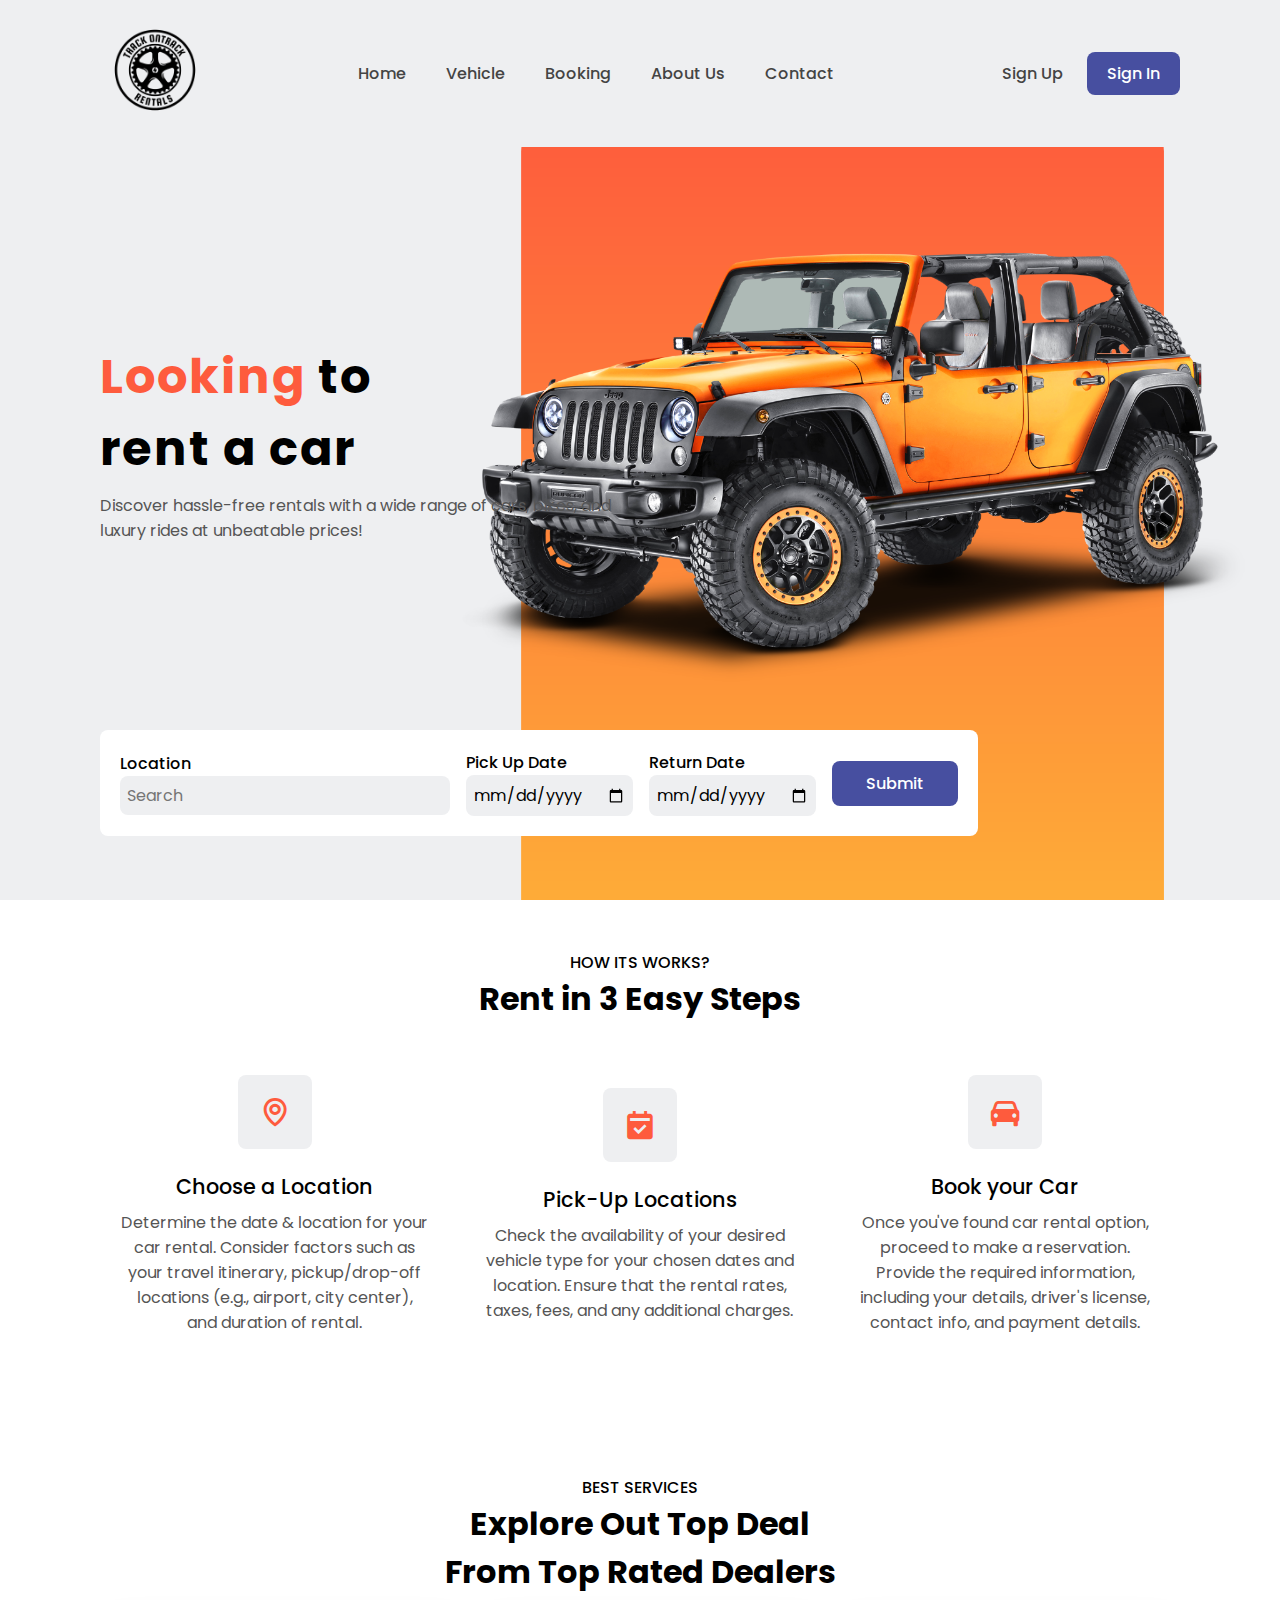
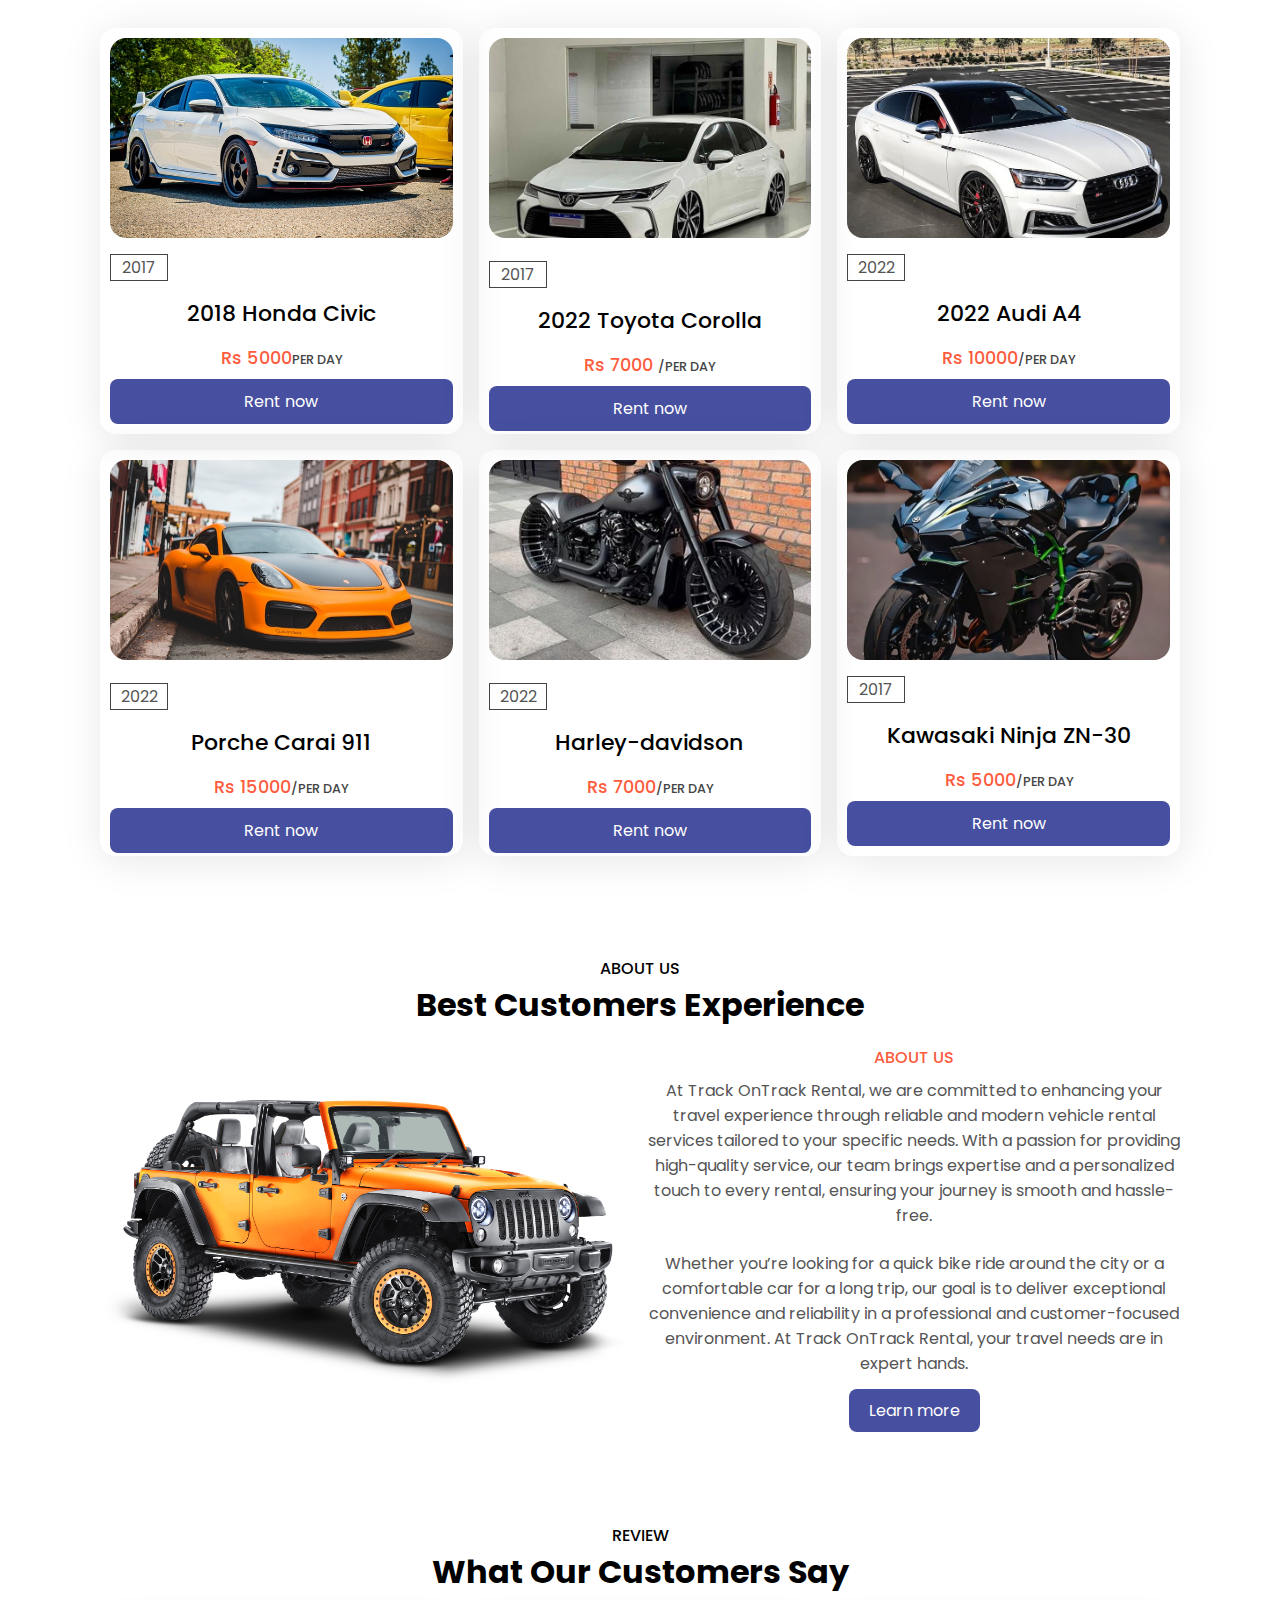
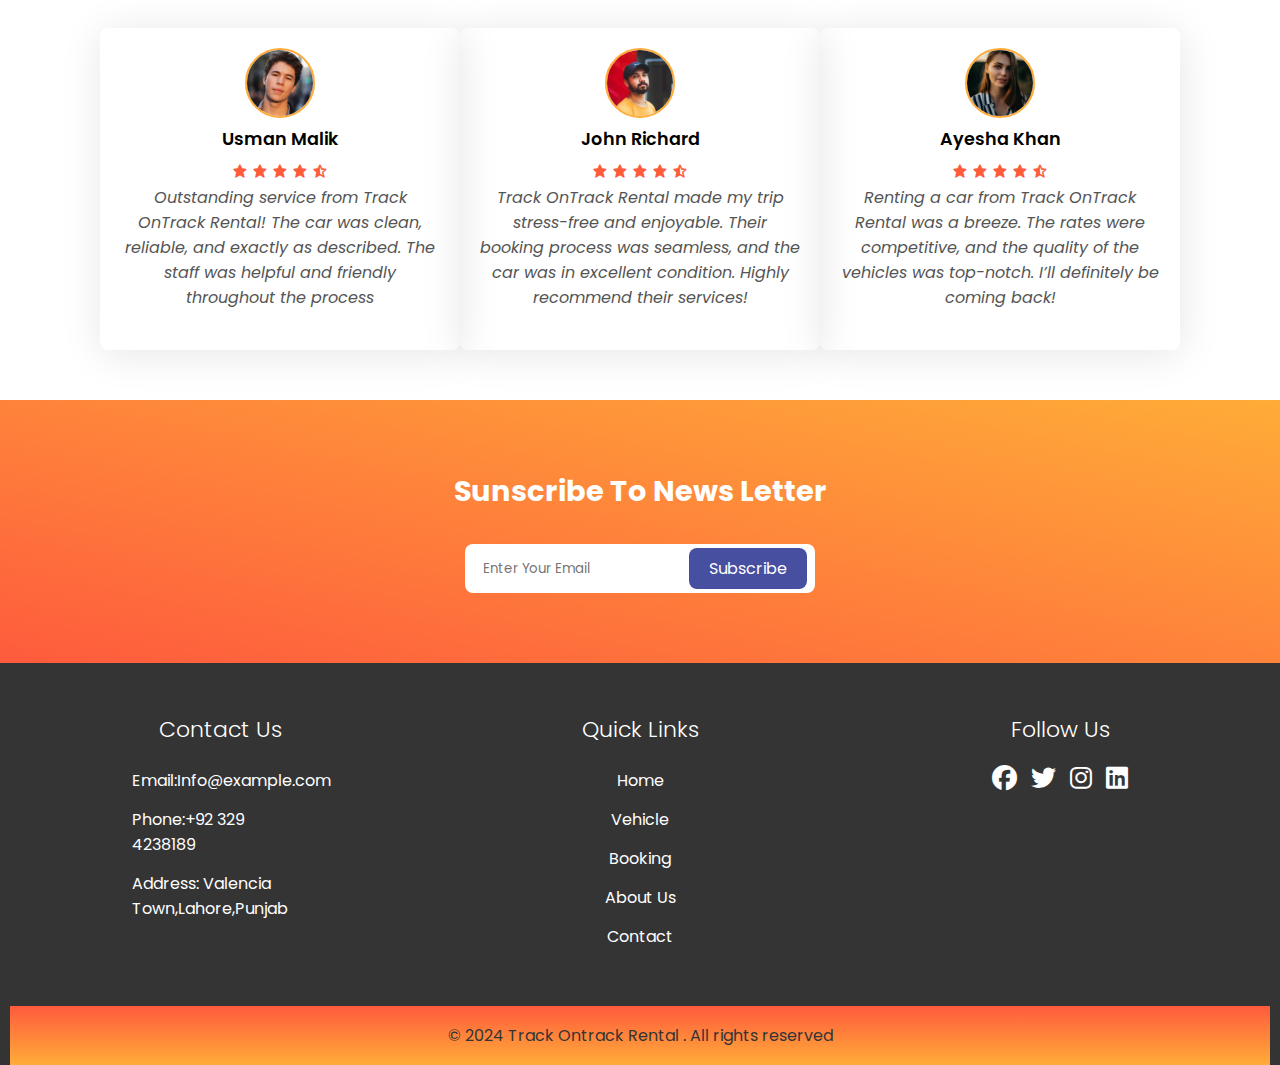
<file: index.html>
<!DOCTYPE html>
<html lang="en">

<head>
    <meta charset="UTF-8">
    <meta name="viewport" content="width=device-width, initial-scale=1.0">
    <title>Track OnTrack Rental</title>
    <link rel="stylesheet" href="style.css">
    <link rel="stylesheet" href="https://cdn.jsdelivr.net/npm/boxicons@latest/css/boxicons.min.css">
   
    <link rel="stylesheet" href="https://cdnjs.cloudflare.com/ajax/libs/font-awesome/6.7.2/css/all.min.css" integrity="sha512-Evv84Mr4kqVGRNSgIGL/F/aIDqQb7xQ2vcrdIwxfjThSH8CSR7PBEakCr51Ck+w+/U6swU2Im1vVX0SVk9ABhg==" crossorigin="anonymous" referrerpolicy="no-referrer" />
    
</head>


<body>
    
    <script src="main.js"></script>
    <div id="preloader">
        <div class="car"></div>
    </div>
    <!--header-->
    <header>
        
        <a href="index.html" class="logo"><img src="WhatsApp_Image_2024-12-05_at_7.15.50_PM-removebg-preview.png"
                alt="Track OnTrack Rental"></a>

        <div class="bx bx-menu" id="menu-icon"></div>
        <ul class="navbar">
            <li><a href="index.html">Home</a></li>
            <li><a href="vehicle.html">Vehicle</a></li>
            <li><a href="book_now.html">Booking</a></li>
            <li><a href="about us.html">About Us</a></li>
            <li><a href="contact_us.html">Contact</a></li>
        </ul>
        <div class="header-btn">
            <a href="signup.html" class="sign-up">Sign Up</a>
            <a href="login.html" class="sign-in">Sign In</a>
        </div>
    </header>
    <!--HOME-->
    <section class="home" id="home">
        <div class="text">
            <h1><span>Looking</span> to<br>rent a car</h1>
            <p>Discover hassle-free rentals with a wide range of cars, bikes, and luxury rides at unbeatable prices!</p>
        </div>
        <div class="from-container">
            <form action="">
                <div class="input-box">
                    <span>Location</span>
                    <input type="search" name="" id="" placeholder="Search">
                </div>
                <div class="input-box">
                    <span>Pick Up Date</span>
                    <input type="date" name="" id="">
                </div>
                <div class="input-box">
                    <span>Return Date</span>
                    <input type="date" name="" id="">
                </div>
                <input type="submit" name="" id="" class="btn">
            </form>
        </div>
    </section>
    <!--Ride-->
    <section class="ride" id="ride">
        <div class="heading">
            <span>How its works?</span>
            <h1>Rent in 3 Easy Steps</h1>
        </div>
        <div class="container-ride">
            <div class="box">
                <i class='bx bx-map'></i>
                <h2>Choose a Location</h2>
                <p>Determine the date & location for your car rental. Consider factors such as your travel itinerary,
                    pickup/drop-off locations (e.g., airport, city center), and duration of rental.</p>


            </div>
            <div class="box">
                <i class='bx bxs-calendar-check'></i>
                <h2>Pick-Up Locations</h2>
                <p>Check the availability of your desired vehicle type for your chosen dates and location. Ensure that
                    the rental rates, taxes, fees, and any additional charges.</p>


            </div>
            <div class="box">
                <i class='bx bxs-car'></i>
                <h2>Book your Car</h2>
                <p> Once you've found car rental option, proceed to make a reservation. Provide the required
                    information, including your details, driver's license, contact info, and payment details.</p>


            </div>
        </div>
    </section>
    <!--Service-->
    <section class="service" id="service">
        <div class="heading">
            <span>Best Services</span>
            <h1>Explore Out Top Deal<br>From Top Rated Dealers</h1>

            <div class="service-container">
                <div class="box">
                    <div class="box-img">
                        <img src="car1.jpg" alt="">
                    </div>
                    <p>2017</p>
                    <h3>2018 Honda Civic</h3>
                    <h2>Rs 5000<span>per day</span></h2>
                    <a href="book_now.html" class="btn">Rent now</a>
                </div>



                <div class="box">
                    <div class="box-img">
                        <img src="car2.jpg" alt="">
                        <p>2017</p>
                        <h3>2022 Toyota Corolla</h3>
                        <h2>Rs 7000 <span>/per day</span></h2>
                        <a href="book_now.html" class="btn">Rent now</a>
                    </div>
                </div>

                <div class="box">
                    <div class="box-img">
                        <img src="car5.jpg" alt="">
                    </div>
                    <p>2022</p>
                    <h3>2022 Audi A4</h3>
                    <h2>Rs 10000<span>/per day</span></h2>
                    <a href="book_now.html" class="btn">Rent now</a>
                </div>

                <div class="box">
                    <div class="box-img">
                        <img src="car6.jpg" alt="civic">
                        <p>2022</p>
                        <h3>Porche Carai 911</h3>
                        <h2>Rs 15000<span>/per day</span></h2>
                        <a href="book_now.html" class="btn">Rent now</a>
                    </div>
                </div>

                <div class="box">
                    <div class="box-img">
                        <img src="bike1.jpg" alt="civic">
                        <p>2022</p>
                        <h3>Harley-davidson</h3>
                        <h2>Rs 7000<span>/per day</span></h2>
                        <a href="book_now.html" class="btn">Rent now</a>
                    </div>
                </div>

                <div class="box">
                    <div class="box-img">
                        <img src="bike3.jpg" alt="civic">
                    </div>
                    <p>2017</p>
                    <h3>Kawasaki Ninja ZN-30</h3>
                    <h2>Rs 5000<span>/per day</span></h2>
                    <a href="book_now.html" class="btn">Rent now</a>

                </div>
            </div>
        </div>
    </section>
    <!--About us-->
    <section class="about" id="about">
        <div class="heading">
            <span>About US</span>
            <h1>Best Customers Experience</h1>
            <div class="about-container">
                <div class="about-img">
                    <img src="about.png" alt="">
                </div>
                <div class="about-text">
                    <span>About US</span>
                    <p>At Track OnTrack Rental, we are committed to enhancing your travel experience through reliable
                        and modern vehicle rental services tailored to your specific needs. With a passion for providing
                        high-quality service, our team brings expertise and a personalized touch to every rental,
                        ensuring your journey is smooth and hassle-free.
                    </p>
                    <p>
                        Whether you’re looking for a quick bike ride around the city or a comfortable car for a long
                        trip, our goal is to deliver exceptional convenience and reliability in a professional and
                        customer-focused environment. At Track OnTrack Rental, your travel needs are in expert hands.
                    </p>
                    <a href="#" class="btn">Learn more</a>
                </div>
            </div>
    </section>
    <!--Review-->
    <section class="review" id="review">
        <div class="review" id="review">
            <div class="heading">
                <span>Review</span>
                <h1>What Our Customers Say</h1>
            </div>
<div class="review-container">
                <div class="box">
                    <div class="rev-img">
                        <img src="rev1.jpg" alt="">
                    </div>
                    <h2>Usman Malik</h2>
                    <div class="stars">
                        <i class='bx bxs-star'></i>
                        <i class='bx bxs-star'></i>
                        <i class='bx bxs-star'></i>
                        <i class='bx bxs-star'></i>
                        <i class='bx bxs-star-half'></i>
                    </div>
                    <p>Outstanding service from Track OnTrack Rental! The car was clean, reliable, and exactly as
                        described. The staff
                        was helpful and friendly throughout the process</p>
                </div>

                <div class="box">
                    <div class="rev-img">
                        <img src="rev2.jpg" alt="">
                    </div>
                    <h2>John Richard</h2>
                    <div class="stars">
                        <i class='bx bxs-star'></i>
                        <i class='bx bxs-star'></i>
                        <i class='bx bxs-star'></i>
                        <i class='bx bxs-star'></i>
                        <i class='bx bxs-star-half'></i>
                    </div>
                    <p>Track OnTrack Rental made my trip stress-free and enjoyable. Their booking process was seamless,
                        and the car was in excellent condition. Highly recommend their services!</p>
                </div>

            <div class="box">
                <div class="rev-img">
                    <img src="rev3.jpg" alt="">
                </div>
                <h2>Ayesha Khan</h2>
                <div class="stars">
                    <i class='bx bxs-star'></i>
                    <i class='bx bxs-star'></i>
                    <i class='bx bxs-star'></i>
                    <i class='bx bxs-star'></i>
                    <i class='bx bxs-star-half'></i>
                </div>
                <p>Renting a car from Track OnTrack Rental was a breeze. The rates were competitive, and the quality of
                    the vehicles was top-notch. I’ll definitely be coming back!</p>
            </div>

        </div>
    </div>
</section>

<!--Newsletter-->
<section class="newsletter">
    <h2>Sunscribe To News Letter</h2>
<div class="box">
    <input type="text" placeholder="Enter Your Email">
    <a href="subscription.html" class="btn">Subscribe</a>
</div>
</section>
<!--Footer-->
<section class="footer" id="footer">
<footer>
    <div class="container">
        <div class="footer-content">
            <h3>Contact Us</h3>
            <p>Email:Info@example.com</p>
            <p>Phone:+92 329 4238189</p>
            <p>Address: Valencia Town,Lahore,Punjab</p>
        </div>
        <div class="footer-content">
            <h3>Quick Links</h3>
             <ul class="list">
                <li><a href="index.html">Home</a></li>
                <li><a href="vehicle.html">Vehicle</a></li>
                <li><a href="book_now.html">Booking</a></li>
                <li><a href="about us.html">About Us</a></li>
                <li><a href="contact_us.html">Contact</a></li>
             </ul>
        </div>
        <div class="footer-content">
            <h3>Follow Us</h3>
            <ul class="social-icons">
             <li><a href=""><i class="fab fa-facebook"></i></a></li>
             <li><a href=""><i class="fab fa-twitter"></i></a></li>
             <li><a href=""><i class="fab fa-instagram"></i></a></li>
             <li><a href=""><i class="fab fa-linkedin"></i></a></li>
            </ul>
            </div>
    </div>
    <div class="bottom-bar">
        <p>&copy; 2024 Track Ontrack Rental . All rights reserved</p>
    </div>
</footer>
</body>
</html>
</file>
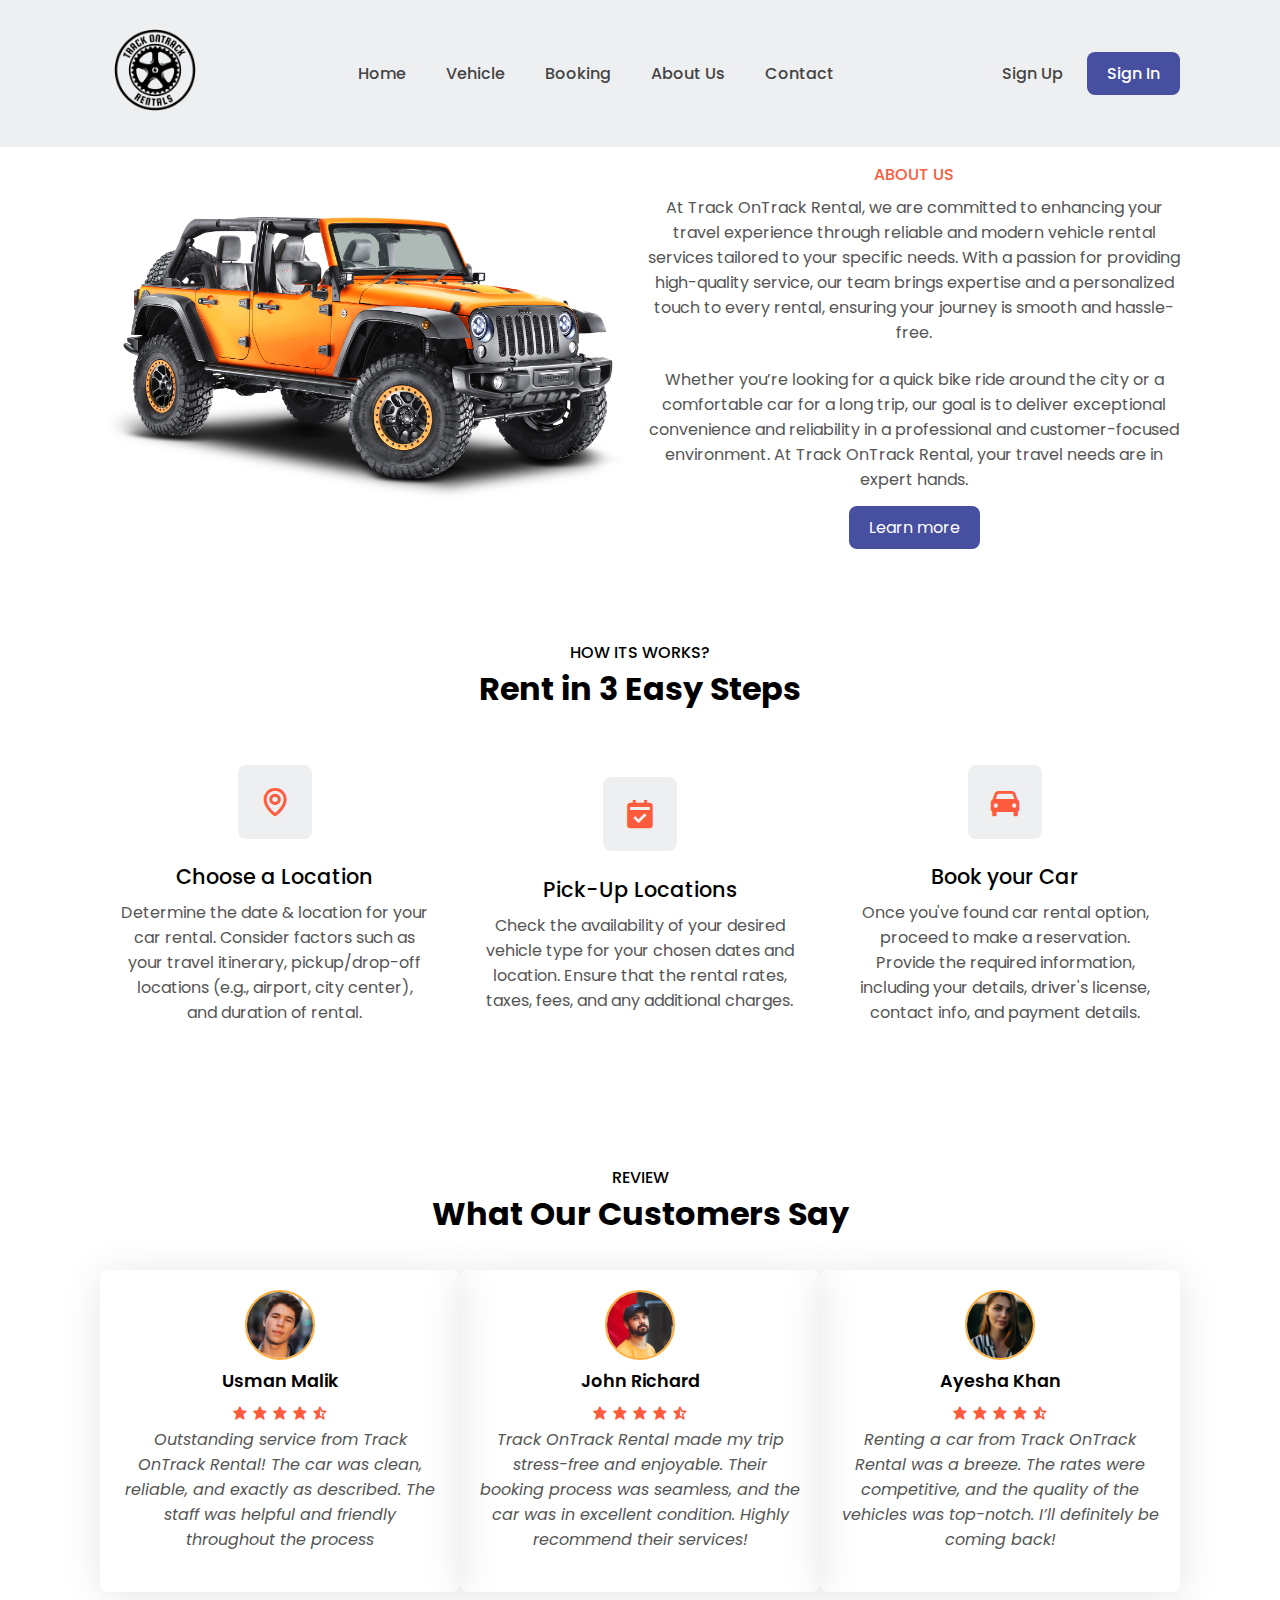
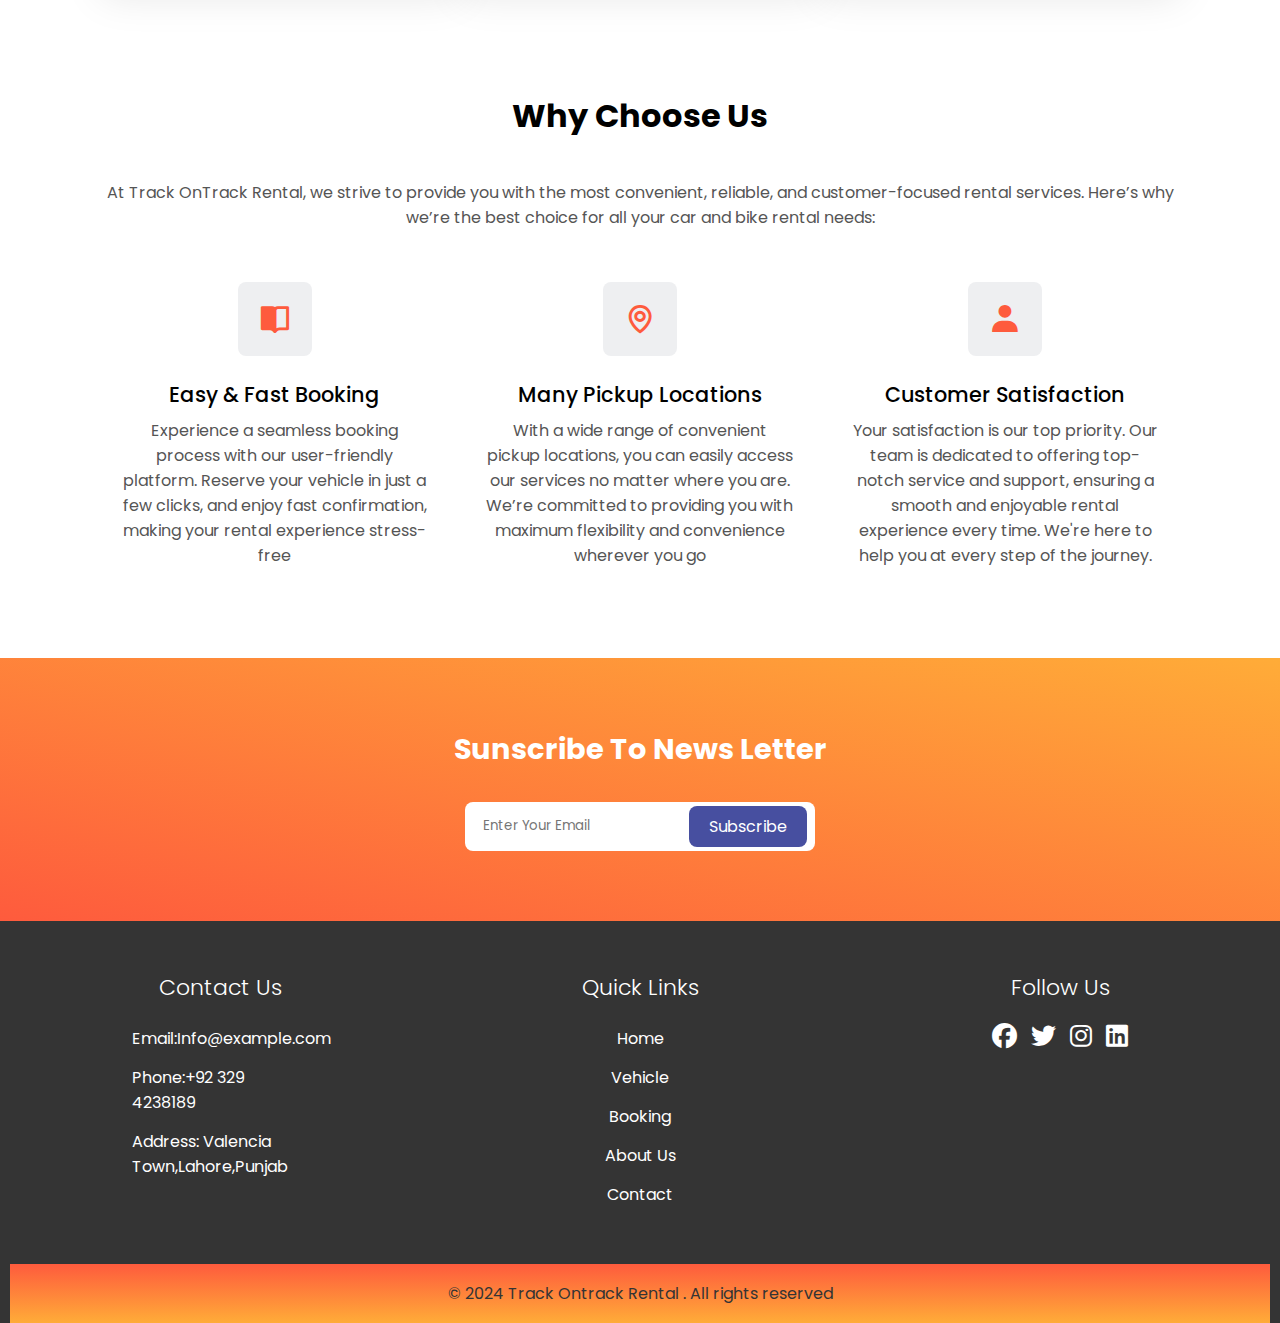
<file: about us.html>
<!DOCTYPE html>
<html lang="en">

<head>
    <meta charset="UTF-8">
    <meta name="viewport" content="width=device-width, initial-scale=1.0">
    <title>Track OnTrack Rental</title>
    <link rel="stylesheet" href="style.css">
    <link rel="stylesheet" href="https://cdn.jsdelivr.net/npm/boxicons@latest/css/boxicons.min.css">
    <link rel="stylesheet" href="https://cdnjs.cloudflare.com/ajax/libs/font-awesome/6.7.2/css/all.min.css" integrity="sha512-Evv84Mr4kqVGRNSgIGL/F/aIDqQb7xQ2vcrdIwxfjThSH8CSR7PBEakCr51Ck+w+/U6swU2Im1vVX0SVk9ABhg==" crossorigin="anonymous" referrerpolicy="no-referrer" />
</head>


<body>
    <script src="main.js"></script>
    <!--header-->
    <header>
        <a href="index.html" class="logo"><img src="WhatsApp_Image_2024-12-05_at_7.15.50_PM-removebg-preview.png"
                alt="Track OnTrack Rental"></a>

        <div class="bx bx-menu" id="menu-icon"></div>
        <ul class="navbar">
            <li><a href="index.html">Home</a></li>
            <li><a href="vehicle.html">Vehicle</a></li>
            <li><a href="book_now.html">Booking</a></li>
            <li><a href="about us.html">About Us</a></li>
            <li><a href="contact_us.html">Contact</a></li>
        </ul>
        <div class="header-btn">
            <a href="signup.html" class="sign-up">Sign Up</a>
            <a href="login.html" class="sign-in">Sign In</a>
        </div>
    </header>
    <!--About Us-->
    <section class="about" id="about">
        <div class="heading">
            <h1>About US</h1>
            <h1>Best Customers Experience</h1>
            <div class="about-container">
                <div class="about-img">
                    <img src="about.png" alt="">
                </div>
                <div class="about-text">
                    <span>About US</span>
                    <p>At Track OnTrack Rental, we are committed to enhancing your travel experience through reliable
                        and modern vehicle rental services tailored to your specific needs. With a passion for providing
                        high-quality service, our team brings expertise and a personalized touch to every rental,
                        ensuring your journey is smooth and hassle-free.
                    </p>
                    <p>
                        Whether you’re looking for a quick bike ride around the city or a comfortable car for a long
                        trip, our goal is to deliver exceptional convenience and reliability in a professional and
                        customer-focused environment. At Track OnTrack Rental, your travel needs are in expert hands.
                    </p>
                    <a href="#" class="btn">Learn more</a>
                </div>
            </div>
    </section>
<!--RIDE-->
    <section class="ride" id="ride">
        <div class="heading">
            <span>How its works?</span>
            <h1>Rent in 3 Easy Steps</h1>
        </div>
        <div class="container-ride">
            <div class="box">
                <i class='bx bx-map'></i>
                <h2>Choose a Location</h2>
                <p>Determine the date & location for your car rental. Consider factors such as your travel itinerary,
                    pickup/drop-off locations (e.g., airport, city center), and duration of rental.</p>


            </div>
            <div class="box">
                <i class='bx bxs-calendar-check'></i>
                <h2>Pick-Up Locations</h2>
                <p>Check the availability of your desired vehicle type for your chosen dates and location. Ensure that
                    the rental rates, taxes, fees, and any additional charges.</p>


            </div>
            <div class="box">
                <i class='bx bxs-car'></i>
                <h2>Book your Car</h2>
                <p> Once you've found car rental option, proceed to make a reservation. Provide the required
                    information, including your details, driver's license, contact info, and payment details.</p>


            </div>
        </div>
    </section>
    <!--review-->
    <section class="review" id="review">
        <div class="review" id="review">
            <div class="heading">
                <span>Review</span>
                <h1>What Our Customers Say</h1>
            </div>
<div class="review-container">
                <div class="box">
                    <div class="rev-img">
                        <img src="rev1.jpg" alt="">
                    </div>
                    <h2>Usman Malik</h2>
                    <div class="stars">
                        <i class='bx bxs-star'></i>
                        <i class='bx bxs-star'></i>
                        <i class='bx bxs-star'></i>
                        <i class='bx bxs-star'></i>
                        <i class='bx bxs-star-half'></i>
                    </div>
                    <p>Outstanding service from Track OnTrack Rental! The car was clean, reliable, and exactly as
                        described. The staff
                        was helpful and friendly throughout the process</p>
                </div>

                <div class="box">
                    <div class="rev-img">
                        <img src="rev2.jpg" alt="">
                    </div>
                    <h2>John Richard</h2>
                    <div class="stars">
                        <i class='bx bxs-star'></i>
                        <i class='bx bxs-star'></i>
                        <i class='bx bxs-star'></i>
                        <i class='bx bxs-star'></i>
                        <i class='bx bxs-star-half'></i>
                    </div>
                    <p>Track OnTrack Rental made my trip stress-free and enjoyable. Their booking process was seamless,
                        and the car was in excellent condition. Highly recommend their services!</p>
                </div>

            <div class="box">
                <div class="rev-img">
                    <img src="rev3.jpg" alt="">
                </div>
                <h2>Ayesha Khan</h2>
                <div class="stars">
                    <i class='bx bxs-star'></i>
                    <i class='bx bxs-star'></i>
                    <i class='bx bxs-star'></i>
                    <i class='bx bxs-star'></i>
                    <i class='bx bxs-star-half'></i>
                </div>
                <p>Renting a car from Track OnTrack Rental was a breeze. The rates were competitive, and the quality of
                    the vehicles was top-notch. I’ll definitely be coming back!</p>
            </div>

        </div>
    </div>
</section>
<!--Choose-->
<section class="ride" id="ride">
    <div class="heading">
        <h1>Why Choose Us</h1>
        <p style="padding-top: 40px;">At Track OnTrack Rental, we strive to provide you with the most convenient, reliable, and customer-focused rental services. Here’s why we’re the best choice for all your car and bike rental needs:</p>
    </div>
    <div class="container-ride">
        <div class="box">
            <i class='bx bxs-book-open' ></i>
            <h2>Easy & Fast Booking</h2>
            <p>Experience a seamless booking process with our user-friendly platform. Reserve your vehicle in just a few clicks, and enjoy fast confirmation, making your rental experience stress-free</p>

        </div>
        <div class="box">
            <i class='bx bx-map' ></i>
            <h2>Many Pickup Locations</h2>
            <p>With a wide range of convenient pickup locations, you can easily access our services no matter where you are. We’re committed to providing you with maximum flexibility and convenience wherever you go</p>
        </div>
        <div class="box">
            <i class='bx bxs-user'></i>
            <h2>Customer Satisfaction</h2>
            <p> Your satisfaction is our top priority. Our team is dedicated to offering top-notch service and support, ensuring a smooth and enjoyable rental experience every time. We're here to help you at every step of the journey.</p>


        </div>
    </div>
</section>
<!--footer-->
    <section class="newsletter">
        <h2>Sunscribe To News Letter</h2>
    <div class="box">
        <input type="text" placeholder="Enter Your Email">
        <a href="subscription.html" class="btn">Subscribe</a>
    </div>
    </section>
    <section class="footer" id="footer">
        <footer>
            <div class="container">
                <div class="footer-content">
                    <h3>Contact Us</h3>
                    <p>Email:Info@example.com</p>
                    <p>Phone:+92 329 4238189</p>
                    <p>Address: Valencia Town,Lahore,Punjab</p>
                </div>
                <div class="footer-content">
                    <h3>Quick Links</h3>
                     <ul class="list">
                        <li><a href="index.html">Home</a></li>
                        <li><a href="vehicle.html">Vehicle</a></li>
                        <li><a href="book_now.html">Booking</a></li>
                        <li><a href="about us.html">About Us</a></li>
                        <li><a href="contact_us.html">Contact</a></li>
                     </ul>
                </div>
                <div class="footer-content">
                    <h3>Follow Us</h3>
                    <ul class="social-icons">
                     <li><a href=""><i class="fab fa-facebook"></i></a></li>
                     <li><a href=""><i class="fab fa-twitter"></i></a></li>
                     <li><a href=""><i class="fab fa-instagram"></i></a></li>
                     <li><a href=""><i class="fab fa-linkedin"></i></a></li>
                    </ul>
                    </div>
            </div>
            <div class="bottom-bar">
                <p>&copy; 2024 Track Ontrack Rental . All rights reserved</p>
            </div>
        </footer>

    </body>
    </html>
</file>
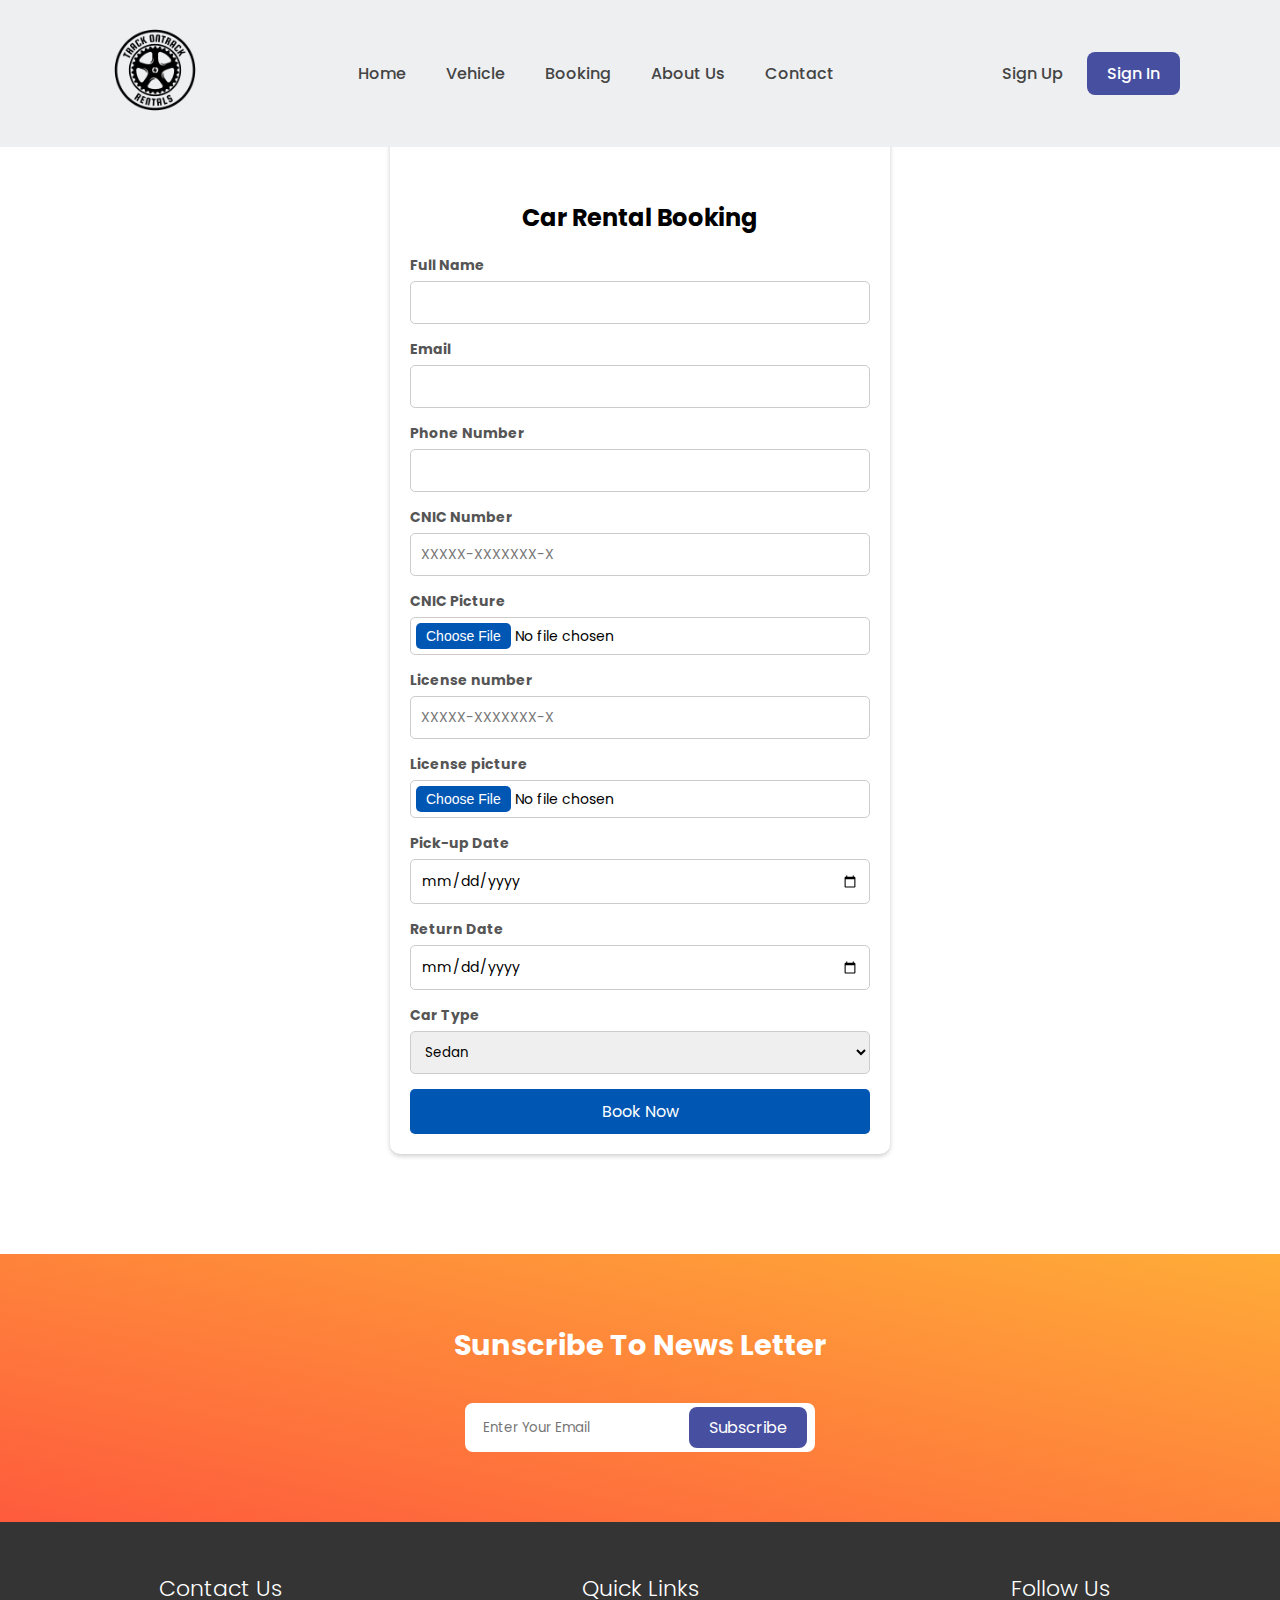
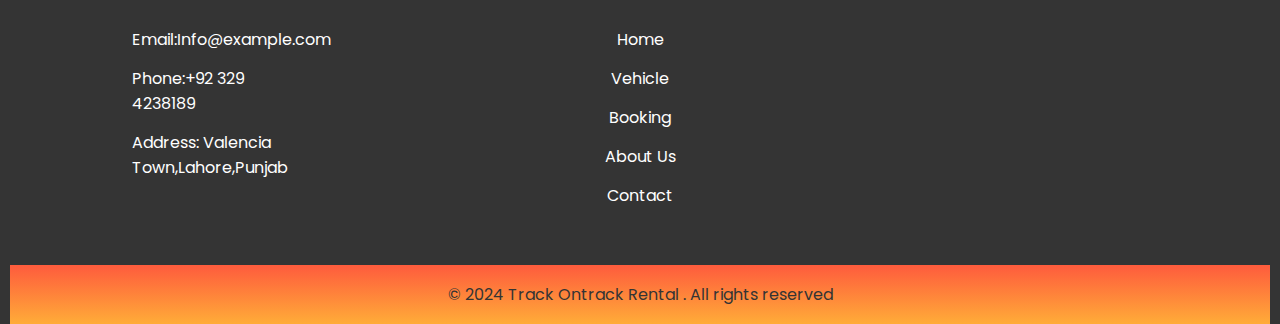
<file: book_now.html>
<!DOCTYPE html>
<html lang="en">

<head>
    <meta charset="UTF-8">
    <meta name="viewport" content="width=device-width, initial-scale=1.0">
    <title>Track OnTrack Rental</title>
    <link rel="stylesheet" href="style.css">
    <link rel="stylesheet" href="https://cdn.jsdelivr.net/npm/boxicons@latest/css/boxicons.min.css">
    <link rel="stylesheet" href="booking.css">
</head>


<body>
    <script src="main.js"></script>
    <!--header-->
    <header>
        <a href="index.html" class="logo"><img src="WhatsApp_Image_2024-12-05_at_7.15.50_PM-removebg-preview.png"
                alt="Track OnTrack Rental"></a>

        <div class="bx bx-menu" id="menu-icon"></div>
        <ul class="navbar">
            <li><a href="index.html">Home</a></li>
            <li><a href="vehicle.html">Vehicle</a></li>
            <li><a href="book_now.html">Booking</a></li>
            <li><a href="about us.html">About Us</a></li>
            <li><a href="contact_us.html">Contact</a></li>
        </ul>
        <div class="header-btn">
            <a href="signup.html" class="sign-up">Sign Up</a>
            <a href="login.html" class="sign-in">Sign In</a>
        </div>
    </header>

    
    <!--BOOKING FORM-->
    <section class="booking" id="booking">
        <div class="booking-container">
            <h2>Car Rental Booking</h2>
            <form action="/submit_booking" method="POST" enctype="multipart/form-data">
              <div class="form-group">
                <label for="name">Full Name</label>
                <input type="text" id="name" name="name" required>
              </div>
              <div class="form-group">
                <label for="email">Email</label>
                <input type="email" id="email" name="email" required>
              </div>
              <div class="form-group">
                <label for="phone">Phone Number</label>
                <input type="tel" id="phone" name="phone" required>
              </div>
              <div class="form-group">
                <label for="cnic">CNIC Number</label>
                <input type="text" id="cnic" name="cnic" maxlength="15" placeholder="XXXXX-XXXXXXX-X" required>
              </div>
              <div class="form-group">
                <label for="cnic-picture">CNIC Picture</label>
                <input type="file" id="cnic-picture" name="cnic-picture" accept="image/*" required>
              </div>
              <div class="form-group">
                <label for="License number">License number</label>
                <input type="text" id="License number" name="License number" maxlength="13" placeholder="XXXXX-XXXXXXX-X" required>
              </div>
              <div class="form-group">
                <label for="license-picture">License picture</label>
                <input type="file" id="license-picture" name="license-picture" accept="image/*" required>
              </div>
              <div class="form-group">
                <label for="pickup-date">Pick-up Date</label>
                <input type="date" id="pickup-date" name="pickup-date" required>
              </div>
              <div class="form-group">
                <label for="return-date">Return Date</label>
                <input type="date" id="return-date" name="return-date" required>
              </div>
              <div class="form-group">
                <label for="car-type">Car Type</label>
                <select id="car-type" name="car-type" required>
                  <option value="sedan">Sedan</option>
                  <option value="suv">SUV</option>
                  <option value="hatchback">Hatchback</option>
                  <option value="luxury">Luxury</option>
                </select>
              </div>
              <button type="submit">Book Now</button>
            </form>
          </div>
    </section>
<!--newsletter-->
    <section class="newsletter">
        <h2>Sunscribe To News Letter</h2>
    <div class="box">
        <input type="text" placeholder="Enter Your Email">
        <a href="subscription.html" class="btn">Subscribe</a>
    </div>
    </section>

    <!--Footer-->
    <section class="footer" id="footer">
        <footer>
            <div class="container">
                <div class="footer-content">
                    <h3>Contact Us</h3>
                    <p>Email:Info@example.com</p>
                    <p>Phone:+92 329 4238189</p>
                    <p>Address: Valencia Town,Lahore,Punjab</p>
                </div>
                <div class="footer-content">
                    <h3>Quick Links</h3>
                     <ul class="list">
                        <li><a href="index.html">Home</a></li>
                        <li><a href="vehicle.html">Vehicle</a></li>
                        <li><a href="book_now.html">Booking</a></li>
                        <li><a href="about us.html">About Us</a></li>
                        <li><a href="contact_us.html">Contact</a></li>
                     </ul>
                </div>
                <div class="footer-content">
                    <h3>Follow Us</h3>
                    <ul class="social-icons">
                     <li><a href=""><i class="fab fa-facebook"></i></a></li>
                     <li><a href=""><i class="fab fa-twitter"></i></a></li>
                     <li><a href=""><i class="fab fa-instagram"></i></a></li>
                     <li><a href=""><i class="fab fa-linkedin"></i></a></li>
                    </ul>
                    </div>
            </div>
            <div class="bottom-bar">
                <p>&copy; 2024 Track Ontrack Rental . All rights reserved</p>
            </div>
        </footer>
    </body>
    </html>
</file>
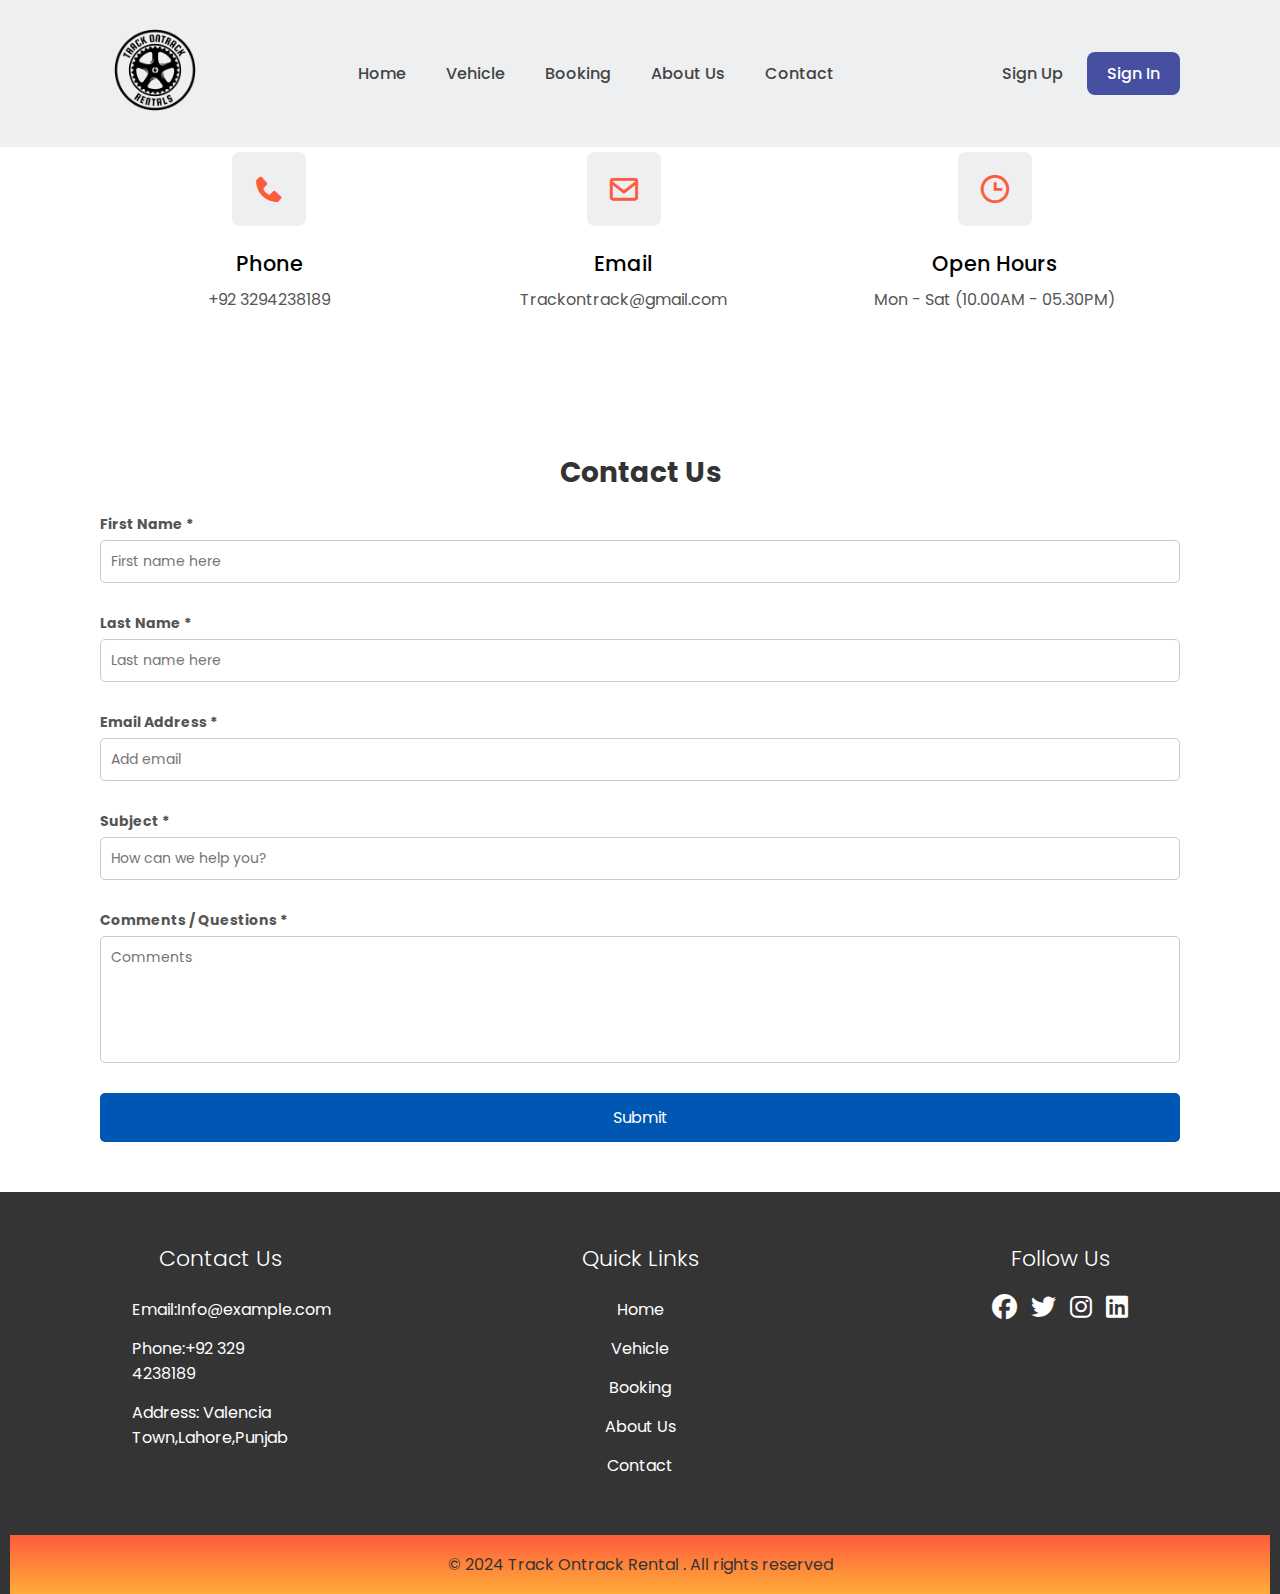
<file: contact_us.html>
<!DOCTYPE html>
<html lang="en">

<head>
    <meta charset="UTF-8">
    <meta name="viewport" content="width=device-width, initial-scale=1.0">
    <title>Track OnTrack Rental</title>
    <link rel="stylesheet" href="style.css">
    <link rel="stylesheet" href="https://cdn.jsdelivr.net/npm/boxicons@latest/css/boxicons.min.css">
    <link rel="stylesheet" href="https://cdnjs.cloudflare.com/ajax/libs/font-awesome/6.7.2/css/all.min.css" integrity="sha512-Evv84Mr4kqVGRNSgIGL/F/aIDqQb7xQ2vcrdIwxfjThSH8CSR7PBEakCr51Ck+w+/U6swU2Im1vVX0SVk9ABhg==" crossorigin="anonymous" referrerpolicy="no-referrer" />
</head>


<body>
    <script src="main.js"></script>
    <!--header-->
    <header>
        <a href="index.html" class="logo"><img src="WhatsApp_Image_2024-12-05_at_7.15.50_PM-removebg-preview.png"
                alt="Track OnTrack Rental"></a>

        <div class="bx bx-menu" id="menu-icon"></div>
        <ul class="navbar">
            <li><a href="index.html">Home</a></li>
            <li><a href="vehicle.html">Vehicle</a></li>
            <li><a href="book_now.html">Booking</a></li>
            <li><a href="about us.html">About Us</a></li>
            <li><a href="contact_us.html">Contact</a></li>
        </ul>
        <div class="header-btn">
            <a href="signup.html" class="sign-up">Sign Up</a>
            <a href="login.html" class="sign-in">Sign In</a>
        </div>
    </header>


    <!--CONTACT SECTION-->
    <section style="padding-top: 100px;">
        <div class="container-ride">
    <div class="box">
        <i class='bx bxs-phone' ></i>
        <h2>Phone</h2>
        <p>+92 3294238189</p>
    </div>
    <div class="box">
        <i class='bx bx-envelope' ></i>
        <h2>Email</h2>
        <p>Trackontrack@gmail.com</p>
    </div>
    <div class="box">
        <i class='bx bx-time'></i>
        <h2>Open Hours</h2>
        <p>Mon - Sat (10.00AM - 05.30PM)</p>

    </div>
</div>
</section>
<!--CONTACT us form-->
<section class="contact-form-section">
    <div class="contact-image">
        <img src="car_rental.jpg" alt="Contact Us">                
    </div>
    <h2>Contact Us</h2>
    <form class="contact-form">
        <div class="form-group">
            <label for="firstName">First Name *</label>
            <input type="text" id="firstName" placeholder="First name here" required>
        </div>

        <div class="form-group">
            <label for="lastName">Last Name *</label>
            <input type="text" id="lastName" placeholder="Last name here" required>
        </div>

        <div class="form-group">
            <label for="email">Email Address *</label>
            <input type="email" id="email" placeholder="Add email" required>
        </div>

        <div class="form-group">
            <label for="subject">Subject *</label>
            <input type="text" id="subject" placeholder="How can we help you?" required>
        </div>

        <div class="form-group">
            <label for="comments">Comments / Questions *</label>
            <textarea id="comments" rows="5" placeholder="Comments" required></textarea>
        </div>

        <button type="submit" class="btn-submit">Submit</button>
    </form>
</section>


   
<!--Footer-->
<section class="footer" id="footer">
    <footer>
        <div class="container">
            <div class="footer-content">
                <h3>Contact Us</h3>
                <p>Email:Info@example.com</p>
                <p>Phone:+92 329 4238189</p>
                <p>Address: Valencia Town,Lahore,Punjab</p>
            </div>
            <div class="footer-content">
                <h3>Quick Links</h3>
                 <ul class="list">
                    <li><a href="index.html">Home</a></li>
                    <li><a href="vehicle.html">Vehicle</a></li>
                    <li><a href="book_now.html">Booking</a></li>
                    <li><a href="about us.html">About Us</a></li>
                    <li><a href="contact_us.html">Contact</a></li>
                 </ul>
            </div>
            <div class="footer-content">
                <h3>Follow Us</h3>
                <ul class="social-icons">
                 <li><a href=""><i class="fab fa-facebook"></i></a></li>
                 <li><a href=""><i class="fab fa-twitter"></i></a></li>
                 <li><a href=""><i class="fab fa-instagram"></i></a></li>
                 <li><a href=""><i class="fab fa-linkedin"></i></a></li>
                </ul>
                </div>
        </div>
        <div class="bottom-bar">
            <p>&copy; 2024 Track Ontrack Rental . All rights reserved</p>
        </div>
    </footer>
    </body>
    </html>
</file>
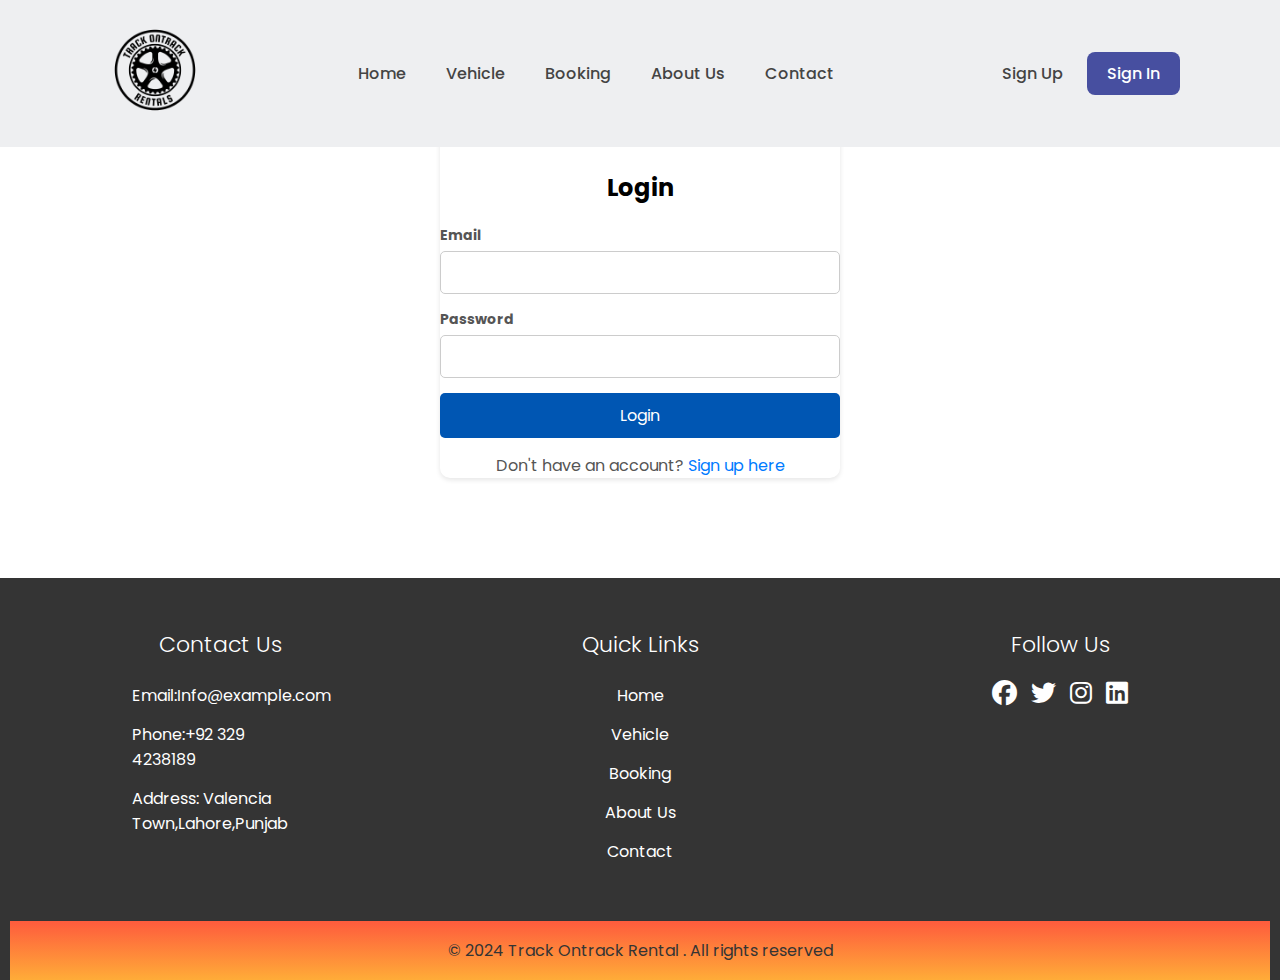
<file: login.html>
<!DOCTYPE html>
<html lang="en">

<head>
    <meta charset="UTF-8">
    <meta name="viewport" content="width=device-width, initial-scale=1.0">
    <title>Track OnTrack Rental</title>
    <link rel="stylesheet" href="style.css">
    <link rel="stylesheet" href="loginform.css">
    <link rel="stylesheet" href="https://cdn.jsdelivr.net/npm/boxicons@latest/css/boxicons.min.css">
    <link rel="stylesheet" href="https://cdnjs.cloudflare.com/ajax/libs/font-awesome/4.7.0/css/font-awesome.min.css">
    <link rel="stylesheet" href="https://cdnjs.cloudflare.com/ajax/libs/font-awesome/6.7.2/css/all.min.css" integrity="sha512-Evv84Mr4kqVGRNSgIGL/F/aIDqQb7xQ2vcrdIwxfjThSH8CSR7PBEakCr51Ck+w+/U6swU2Im1vVX0SVk9ABhg==" crossorigin="anonymous" referrerpolicy="no-referrer" />
</head>


<body>
    <script src="main.js"></script>
    <!--header-->
    <header>
        <a href="index.html" class="logo"><img src="WhatsApp_Image_2024-12-05_at_7.15.50_PM-removebg-preview.png"
                alt="Track OnTrack Rental"></a>

        <div class="bx bx-menu" id="menu-icon"></div>
        <ul class="navbar">
            <li><a href="index.html">Home</a></li>
            <li><a href="vehicle.html">Vehicle</a></li>
            <li><a href="book_now.html">Booking</a></li>
            <li><a href="about us.html">About Us</a></li>
            <li><a href="contact_us.html">Contact</a></li>
        </ul>
        <div class="header-btn">
            <a href="signup.html" class="sign-up">Sign Up</a>
            <a href="login.html" class="sign-in">Sign In</a>
        </div>
    </header>

    <!--LOGIN-->
    <section class="loginform" id="login">
        <div class="login-container">
            <h2>Login</h2>
            <form action="/submit_login" method="POST">
              <div class="form-group">
                <label for="email">Email</label>
                <input type="email" id="email" name="email" required>
              </div>
              <div class="form-group">
                <label for="password">Password</label>
                <input type="password" id="password" name="password" required>
              </div>
              <button type="submit">Login</button>
              <div class="form-footer">
                <p>Don't have an account? <a href="signup.html">Sign up here</a></p>
              </div>
            </form>
          </div>
</section>
<section class="footer" id="footer">
    <footer>
        <div class="container">
            <div class="footer-content">
                <h3>Contact Us</h3>
                <p>Email:Info@example.com</p>
                <p>Phone:+92 329 4238189</p>
                <p>Address: Valencia Town,Lahore,Punjab</p>
            </div>
            <div class="footer-content">
                <h3>Quick Links</h3>
                 <ul class="list">
                    <li><a href="index.html">Home</a></li>
                    <li><a href="vehicle.html">Vehicle</a></li>
                    <li><a href="book_now.html">Booking</a></li>
                    <li><a href="about us.html">About Us</a></li>
                    <li><a href="contact_us.html">Contact</a></li>
                 </ul>
            </div>
            <div class="footer-content">
                <h3>Follow Us</h3>
                <ul class="social-icons">
                 <li><a href=""><i class="fab fa-facebook"></i></a></li>
                 <li><a href=""><i class="fab fa-twitter"></i></a></li>
                 <li><a href=""><i class="fab fa-instagram"></i></a></li>
                 <li><a href=""><i class="fab fa-linkedin"></i></a></li>
                </ul>
                </div>
        </div>
        <div class="bottom-bar">
            <p>&copy; 2024 Track Ontrack Rental . All rights reserved</p>
        </div>
    </footer>
    </section>
    </body>
</html>
</file>
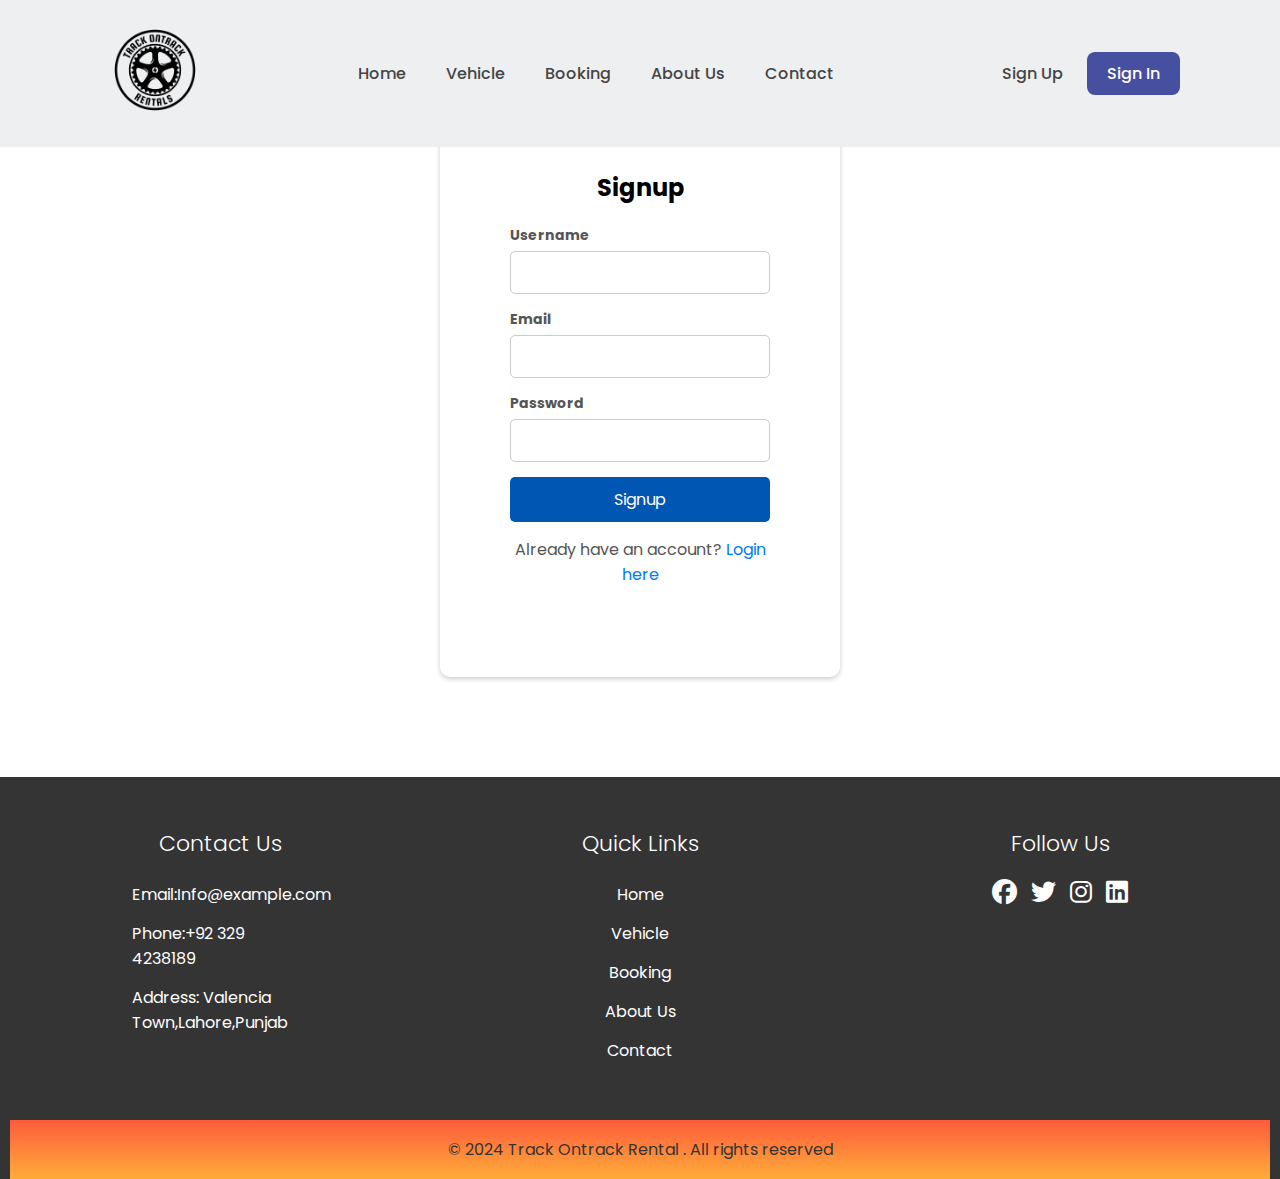
<file: signup.html>
<!DOCTYPE html>
<html lang="en">

<head>
    <meta charset="UTF-8">
    <meta name="viewport" content="width=device-width, initial-scale=1.0">
    <title>Track OnTrack Rental</title>
    <link rel="stylesheet" href="style.css">
    <link rel="stylesheet" href="https://cdn.jsdelivr.net/npm/boxicons@latest/css/boxicons.min.css">
    <link rel="stylesheet" href="https://cdnjs.cloudflare.com/ajax/libs/font-awesome/6.7.2/css/all.min.css" integrity="sha512-Evv84Mr4kqVGRNSgIGL/F/aIDqQb7xQ2vcrdIwxfjThSH8CSR7PBEakCr51Ck+w+/U6swU2Im1vVX0SVk9ABhg==" crossorigin="anonymous" referrerpolicy="no-referrer" />
    <link rel="stylesheet" href="signup.css">
</head>


<body>
    <script src="main.js"></script>
    <!--header-->
    <header>
        <a href="index.html" class="logo"><img src="WhatsApp_Image_2024-12-05_at_7.15.50_PM-removebg-preview.png"
                alt="Track OnTrack Rental"></a>

        <div class="bx bx-menu" id="menu-icon"></div>
        <ul class="navbar">
            <li><a href="index.html">Home</a></li>
            <li><a href="vehicle.html">Vehicle</a></li>
            <li><a href="book_now.html">Booking</a></li>
            <li><a href="about us.html">About Us</a></li>
            <li><a href="contact_us.html">Contact</a></li>
        </ul>
        <div class="header-btn">
            <a href="signup.html" class="sign-up">Sign Up</a>
            <a href="login.html" class="sign-in">Sign In</a>
        </div>
    </header>
    <!--SIGNUP FORM-->
    <section class="signup" id="signup">
    <div class="signup-container">
        <h2>Signup</h2>
        <form action="/submit_signup" method="POST">
          <div class="form-group">
            <label for="username">Username</label>
            <input type="text" id="username" name="username" required>
          </div>
          <div class="form-group">
            <label for="email">Email</label>
            <input type="email" id="email" name="email" required>
          </div>
          <div class="form-group">
            <label for="password">Password</label>
            <input type="password" id="password" name="password" required>
          </div>
          <button type="submit">Signup</button>
          <div class="form-footer">
            <p>Already have an account? <a href="login.html">Login here</a></p>
          </div>
        </form>
      </div>
    </section>
    <!--Footer-->
    <section class="footer" id="footer">
        <footer>
            <div class="container">
                <div class="footer-content">
                    <h3>Contact Us</h3>
                    <p>Email:Info@example.com</p>
                    <p>Phone:+92 329 4238189</p>
                    <p>Address: Valencia Town,Lahore,Punjab</p>
                </div>
                <div class="footer-content">
                    <h3>Quick Links</h3>
                     <ul class="list">
                        <li><a href="index.html">Home</a></li>
                        <li><a href="vehicle.html">Vehicle</a></li>
                        <li><a href="book_now.html">Booking</a></li>
                        <li><a href="about us.html">About Us</a></li>
                        <li><a href="contact_us.html">Contact</a></li>
                     </ul>
                </div>
                <div class="footer-content">
                    <h3>Follow Us</h3>
                    <ul class="social-icons">
                     <li><a href=""><i class="fab fa-facebook"></i></a></li>
                     <li><a href=""><i class="fab fa-twitter"></i></a></li>
                     <li><a href=""><i class="fab fa-instagram"></i></a></li>
                     <li><a href=""><i class="fab fa-linkedin"></i></a></li>
                    </ul>
                    </div>
            </div>
            <div class="bottom-bar">
                <p>&copy; 2024 Track Ontrack Rental . All rights reserved</p>
            </div>
        </footer>
        </section>
        </body>
        </html>
</file>
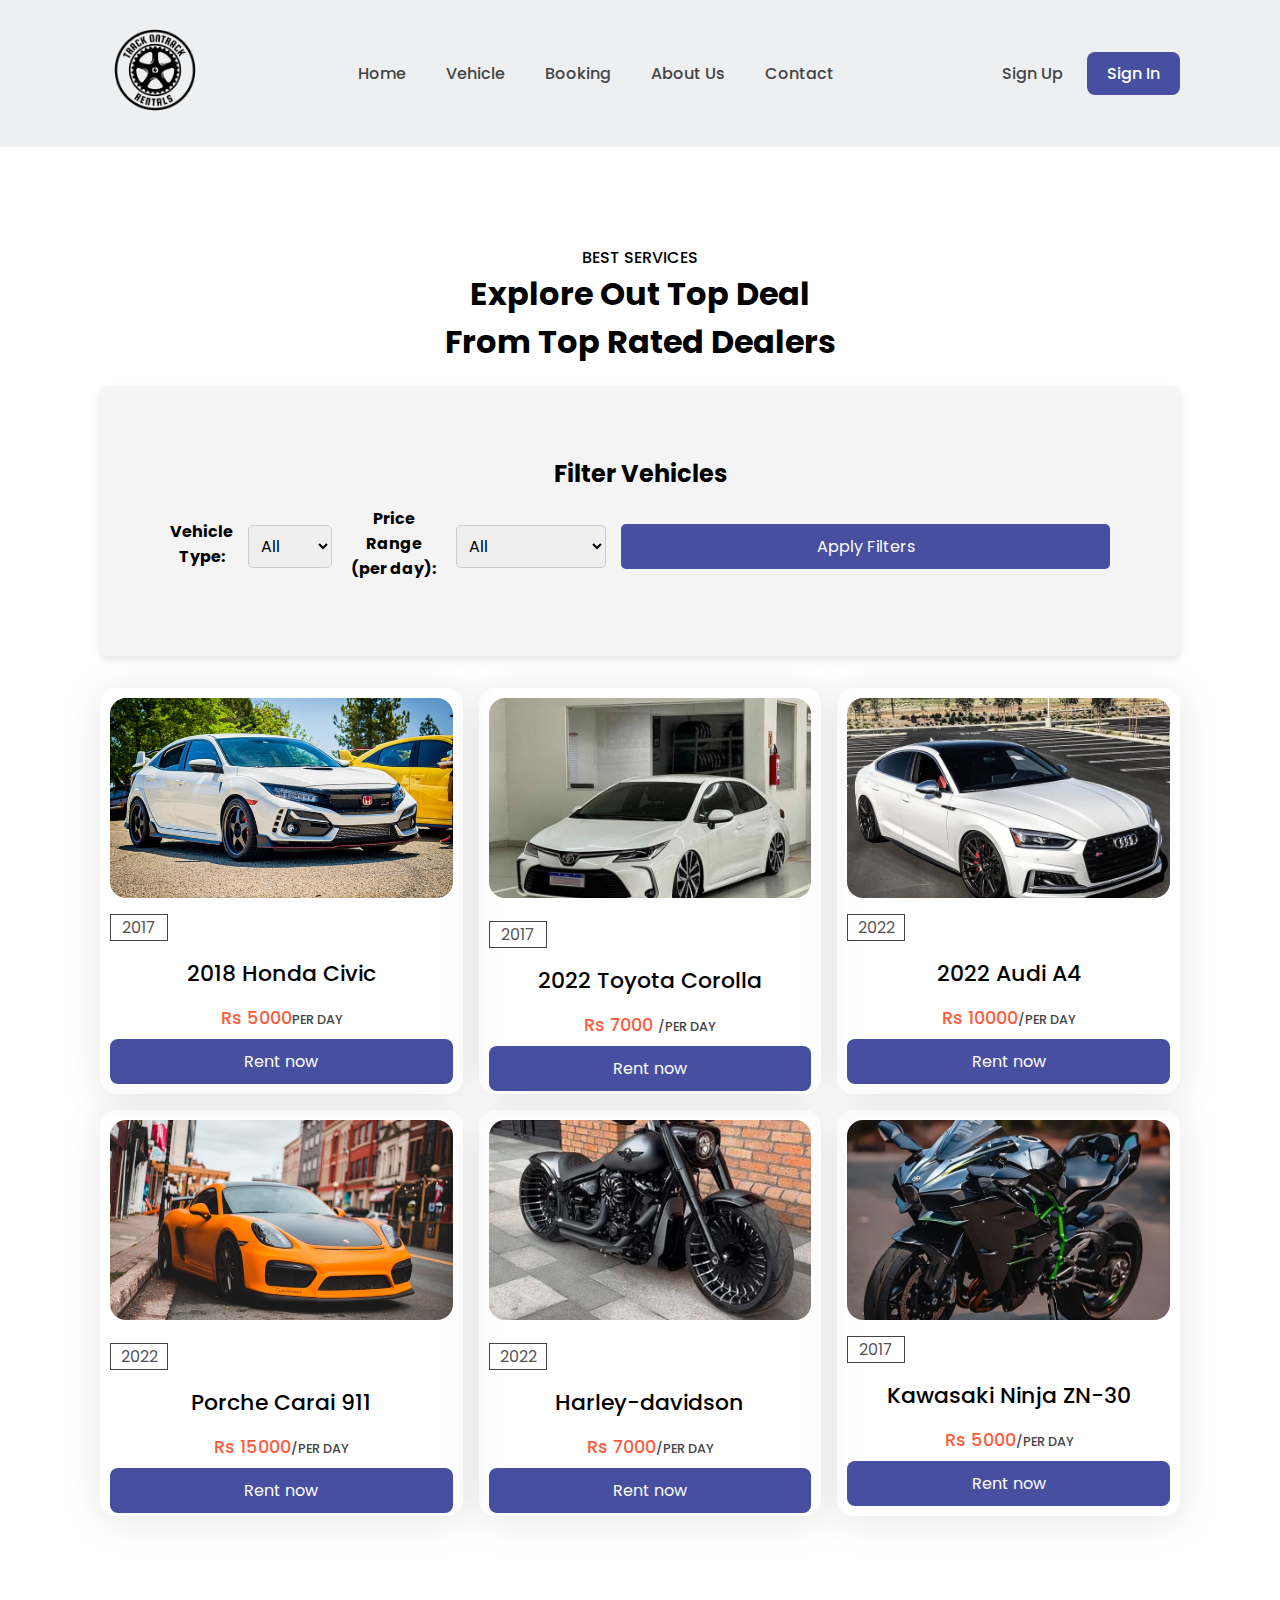
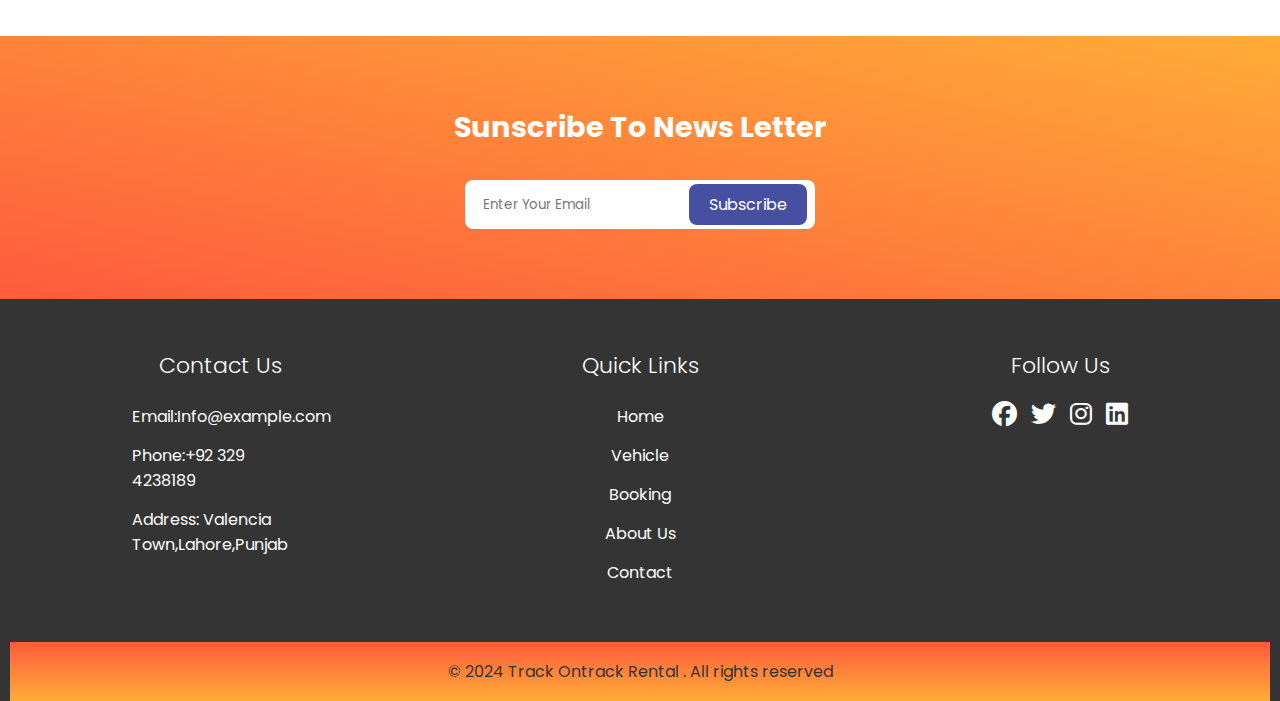
<file: vehicle.html>
<!DOCTYPE html>
<html lang="en">

<head>
    <meta charset="UTF-8">
    <meta name="viewport" content="width=device-width, initial-scale=1.0">
    <title>Track OnTrack Rental</title>
    <link rel="stylesheet" href="style.css">
    <link rel="stylesheet" href="vehicle.css">
    <link rel="stylesheet" href="https://cdn.jsdelivr.net/npm/boxicons@latest/css/boxicons.min.css">
    <link rel="stylesheet" href="https://cdnjs.cloudflare.com/ajax/libs/font-awesome/6.7.2/css/all.min.css" integrity="sha512-Evv84Mr4kqVGRNSgIGL/F/aIDqQb7xQ2vcrdIwxfjThSH8CSR7PBEakCr51Ck+w+/U6swU2Im1vVX0SVk9ABhg==" crossorigin="anonymous" referrerpolicy="no-referrer" />
</head>


<body>
    <script src="main.js"></script>
    <script src="filter.js"></script>
    <!--header-->
    <header>
        <a href="#" class="logo"><img src="WhatsApp_Image_2024-12-05_at_7.15.50_PM-removebg-preview.png"
                alt="Track OnTrack Rental"></a>

        <div class="bx bx-menu" id="menu-icon"></div>
        <ul class="navbar">
            <li><a href="index.html">Home</a></li>
            <li><a href="vehicle.html">Vehicle</a></li>
            <li><a href="book_now.html">Booking</a></li>
            <li><a href="about us.html">About Us</a></li>
            <li><a href="contact_us.html">Contact</a></li>
        </ul>
        <div class="header-btn">
            <a href="login.html" class="sign-up">Sign Up</a>
            <a href="signup.html" class="sign-in">Sign In</a>
        </div>
    </header>
    <!--Filters-->
    <br>
    <br>
    <br>
    <br>
    <br>
    <br>
    <br> 
   
    
    <!--vehicle-->
    <section class="service" id="service">
        <div class="heading">
            <span>Best Services</span>
            <h1>Explore Out Top Deal<br>From Top Rated Dealers</h1>

            <section class="filters">
                <h2>Filter Vehicles</h2>
                <form id="filterForm">
                    <label for="type">Vehicle Type:</label>
                    <select id="type">
                        <option value="all">All</option>
                        <option value="car">Car</option>
                        <option value="bike">Bike</option>
                    </select>
            
                    <label for="priceRange">Price Range (per day):</label>
                    <select id="priceRange">
                        <option value="all">All</option>
                        <option value="5000">Up to Rs 5000</option>
                        <option value="7000">Up to Rs 7000</option>
                        <option value="10000">Up to Rs 10000</option>
                        <option value="15000">Up to Rs 15000</option>
                    </select>
            
                    <button type="button" id="applyFilters">Apply Filters</button>
                </form>
            </section>
            <div class="service-container">
                <div class="box">
                    <div class="box-img">
                        <img src="car1.jpg" alt="">
                    </div>
                    <p>2017</p>
                    <h3>2018 Honda Civic</h3>
                    <h2>Rs 5000<span>per day</span></h2>
                    <a href="book_now.html" class="btn">Rent now</a>
                </div>



                <div class="box">
                    <div class="box-img">
                        <img src="car2.jpg" alt="">
                        <p>2017</p>
                        <h3>2022 Toyota Corolla</h3>
                        <h2>Rs 7000 <span>/per day</span></h2>
                        <a href="book_now.html" class="btn">Rent now</a>
                    </div>
                </div>

                <div class="box">
                    <div class="box-img">
                        <img src="car5.jpg" alt="">
                    </div>
                    <p>2022</p>
                    <h3>2022 Audi A4</h3>
                    <h2>Rs 10000<span>/per day</span></h2>
                    <a href="book_now.html" class="btn">Rent now</a>
                </div>

                <div class="box">
                    <div class="box-img">
                        <img src="car6.jpg" alt="civic">
                        <p>2022</p>
                        <h3>Porche Carai 911</h3>
                        <h2>Rs 15000<span>/per day</span></h2>
                        <a href="book_now.html" class="btn">Rent now</a>
                    </div>
                </div>

                <div class="box">
                    <div class="box-img">
                        <img src="bike1.jpg" alt="civic">
                        <p>2022</p>
                        <h3>Harley-davidson</h3>
                        <h2>Rs 7000<span>/per day</span></h2>
                        <a href="book_now.html" class="btn">Rent now</a>
                    </div>
                </div>

                <div class="box">
                    <div class="box-img">
                        <img src="bike3.jpg" alt="civic">
                    </div>
                    <p>2017</p>
                    <h3>Kawasaki Ninja ZN-30</h3>
                    <h2>Rs 5000<span>/per day</span></h2>
                    <a href="book_now.html" class="btn">Rent now</a>

                </div>
            </div>
        </div>
    </section>
    <section class="newsletter">
        <h2>Sunscribe To News Letter</h2>
    <div class="box">
        <input type="text" placeholder="Enter Your Email">
        <a href="subscription.html" class="btn">Subscribe</a>
    </div>
    </section>
    <!--FOOTER-->
    <section class="footer" id="footer">
        <footer>
            <div class="container">
                <div class="footer-content">
                    <h3>Contact Us</h3>
                    <p>Email:Info@example.com</p>
                    <p>Phone:+92 329 4238189</p>
                    <p>Address: Valencia Town,Lahore,Punjab</p>
                </div>
                <div class="footer-content">
                    <h3>Quick Links</h3>
                     <ul class="list">
                        <li><a href="index.html">Home</a></li>
                        <li><a href="vehicle.html">Vehicle</a></li>
                        <li><a href="book_now.html">Booking</a></li>
                        <li><a href="about us.html">About Us</a></li>
                        <li><a href="contact_us.html">Contact</a></li>
                     </ul>
                </div>
                <div class="footer-content">
                    <h3>Follow Us</h3>
                    <ul class="social-icons">
                     <li><a href=""><i class="fab fa-facebook"></i></a></li>
                     <li><a href=""><i class="fab fa-twitter"></i></a></li>
                     <li><a href=""><i class="fab fa-instagram"></i></a></li>
                     <li><a href=""><i class="fab fa-linkedin"></i></a></li>
                    </ul>
                    </div>
            </div>
            <div class="bottom-bar">
                <p>&copy; 2024 Track Ontrack Rental . All rights reserved</p>
            </div>
        </footer>
    </body>
    </html>
</file>
<file: style.css>
@import url('https://fonts.googleapis.com/css2?family=Poppins:ital,wght@0,100;0,200;0,300;0,400;0,500;0,600;0,700;0,800;0,900;1,100;1,200;1,300;1,400;1,500;1,600;1,700;1,800;1,900&display=swap');
body{
    width:100%;
    max-width:1440px ;
    padding:0px;
    margin: 0px;

}
*{
    margin: 0;
    padding: 0;
    box-sizing: border-box;
    scroll-padding-top: 2rem;
    scroll-behavior: smooth;
    list-style: none;
    text-decoration: none;
    font-family: 'Poppins',sons-serif;
}
:root{
    --main-color:#fe5b3d;
    --second-color:#ffac38;
    --text-color:#444;
    --gradient:linear-gradient(#fe5b3d,#ffac38);
}
/*custom scroll bar*/
html::-webkit-scrollbar{
    width: 0.5rem;
}
html::-webkit-scrollbar-track{
    background: transparentk;
}
html::-webkit-scrollbar-thumb{
    background: var(--gradient);
    border-radius: 5rem;

}
section{
    padding: 50px 100px;
}
header{
    
    position: absolute;
    width: 100%;
    top:  0;
    right: 0;
    z-index: 1000;
    display: flex;
    align-items: center;
    justify-content: space-between;
    background: #eeeff1;
    padding: 15px 100px;
}
.logo img{
    width: 110px;
}
.navbar{
    display: flex;
}
.navbar li{
    position: relative;
}
.navbar a{
    font-size: 1rem;
    padding: 10px 20px;
    color: var(--text-color);
    font-weight: 500;
}
.navbar a::after{
    content: '';
    width: 0;
    height: 3px;
    background: var(--gradient);
    position: absolute;
    bottom: -4px;
    left: 0;
    transition: 0.5s;

}
.navbar a:hover::after{
    width: 100%;
}
#menu-icon{
    font: size 24px; 
    cursor: pointer;
    z-index: 10001;
    display: none;
}
.header-btn a{
    padding: 10px 20px;
    color: var(--text-color);
    font-weight: 500;
}
.header-btn .sign-in{
background: #474fa0;
color: #FFF;
border-radius:0.5rem;
}
.header-btn .sign-in:hover{
background: var(--main-color);
}
.home{
    width: 100%;
    min-height: 100vh;
    position: relative;
    background:url(Car\ Website\ –\ 1@2x.png);
    background-repeat: no-repeat;
    background-position: center right;
    background-size: cover;
    display: grid;
    align-items: center;
    grid-template-columns:repeat(2,1fr) ;
}
.text h1{
    font-size: 3rem;
    letter-spacing: 2px;
}
.text span{
    color: var(--main-color);
}
.text p{
    margin: 00.5rem 0 1rem;
}
.from-container form{
    display: flex;
    flex-wrap: wrap;
    align-items: center;
    gap: 1rem;
    position: absolute;
    bottom: 4rem;
    left: 100px;
    background: #FFF;
    padding: 20px;
    border-radius: 0.5rem;
}
.input-box{
    flex: 1 1 7rem;
    display: flex;
    flex-direction: column;
}
.input-box span{
    font-weight: 500;
}
.input-box input{
    padding: 7px;
    outline: none;
    border: none;
    background: #eeeff1;
    border-radius: 0.5rem;
    font-size: 1rem;
}
.from-container form .btn{
flex: 1 1 7rem;
padding: 10px 34px;
border: none;
border-radius: 0.5rem;
background-color: #474fa0;
color: #FFF;
font-size: 1rem;
font-weight: 500;
}
.from-container form .btn:hover{
background: var(--main-color);
}
.heading{
text-align: center;
}
.heading span{
    font-weight: 500;
    text-transform: uppercase;
}
.heading h1{
    font-size: 2rem;
}
.container-ride {
    display: grid;
    align-items: center;
    grid-template-columns: repeat(auto-fit,minmax(250px,auto));
    gap: 1rem;
    margin-top: 2rem;
}
.container-ride .box{
    text-align: center;
    padding: 20px;
}
.container-ride .box .bx{
    font-size: 34px;
    padding: 20px;
    background:#eeeff1;
    border-radius: 0.5rem;
    color: var(--main-color);
}
.container-ride .box h2{
    font-size: 1.3rem;
    font-weight: 500;
    margin: 1.4rem 0 0.5rem;
}
.container-ride .box .bx:hover,
.container-ride.bx .bx-map{
background:var(--gradient);
color: #FFF;
}
.service-container{
    display: grid;
    grid-template-columns: repeat(auto-fit,minmax(300px,auto));
    gap: 1rem;
    margin-top: 2rem;
}
.service-container .box{
    padding: 10px;
    border-radius: 1rem;
    box-shadow: 1px 4px 41px rgba(0, 0, 0, 0.1);

}
.service-container .box .box-img{
    width: 100%;
    height: 200px;
}
.service-container .box .box-img img{

    width:100%;
    height:100%;
    border-radius: 1rem;
    object-fit: cover;
    object-position: center;

}
.service-container .box p{
    padding: 0 10px;
    border: 1px solid var(--text-color);
    width: 58px;
    margin: 1rem 0 1rem;
}
.service-container .box h3{
    font-weight: 500;
}
.service-container .box h2{
    font-size: 1.1rem;
    font-weight: 500;
    color: var(--main-color);
    margin: 0.2rem 0 0.5rem;
}
.service-container .box span{
    font-size: 0.8rem;
    font-weight: 500;
    color: var(--text-color);
}
.service-container .box .btn{
    display: flex;
    justify-content: center;
    background: #474fa0;
    color: #FFF;
    padding: 10px;
    border-radius: 0.5rem;
}
.service-container .box .btn:hover{
    background: var(--main-color);

}
.about-container{
    display: grid;
    grid-template-columns: repeat(2,1fr);
    margin-top: 2rem;
    align-items: center;
    gap: 1rem;
    margin-top: 1rem;
}
.about-img img {
    width: 100%;

}
.about-text span{
font-weight: 500;
color: var(--main-color);
text-transform: uppercase;
}
.about-text p{
    margin: 0.5rem 0 1.4rem;
}
.about-text .btn{
    padding: 10px 20px;
    background: #474fa0;
    color: #FFF;
    border-radius: 0.5rem;
}
.about-text .btn:hover{
    background: var(--main-color);
}
.review-container{
    display:grid;
    grid-template-columns: repeat(auto-fit,minmax(250px,auto));
    margin-top: 2rem;
}
.rev-img{
    width: 70px;
    height: 70px;
}
.rev-img img{
    width: 100%;
    height: 100%;
    border-radius: 50%;
    object-fit: cover;
    object-position: center;
    border: 2px solid var(--second-color);
}
.review-container .box{
    display: flex;
    flex-direction: column;
    align-items: center;
    text-align: center;
    padding: 20px;
    box-shadow: 1px 4px 41px rgba(0, 0, 0, 0.1);
    border-radius: 0.5rem;
}
.review-container .box h2{
    font-size: 1.1rem;
    font-weight: 600;
    margin: 0.5rem 0 0.5rem;
}
.review-container .box p{
    font-style: italic;
}
.review-container .box .stars .bx{
color: var(--main-color);
}
.newsletter{
    background: linear-gradient(to top right,#fe5b3d,#ffac38);
    display: flex;
    flex-direction: column;
    align-items: center;
    padding-top: 70px;
    padding-bottom: 70px;
    padding-left: 10px;
    padding-right: 10px;
}
.newsletter h2{
    color: #FFF;
    font-size: 1.8rem;
}
.newsletter .box{
    margin-top: 1rem;
    background: #FFF;
    border-radius: 0.5rem;
    padding: 4px 8px;
    width: 350px;
    display: flex;
    justify-content: space-between;
}
.newsletter .box input{
    border: none;
    outline: none;
}
.newsletter .box .btn{
   background: #474fa0;
   color: #FFF;
   padding: 8px 20px;
   border-radius: 0.5rem;
}
.newsletter .box .btn:hover{
    background: var(--main-color);
}
.copyright{
    padding: 20px;
    display: flex;
    justify-content: space-between;
    align-items: center;
}
.social a{
    color: #444;
    padding: 10px;
    font-size: 21px;
}
/*making responsive*/
@media(max-width:991px){
    header{
        padding: 18px 40px;
    }
    section{
        padding: 50px 40px;
    }
}
.footer-container{
    margin:none;
    padding: 0;
    font-size: 16px;
    color: #FFF;
}
footer{
    color: #fff;
    padding-top:70px;
    padding-left: 10px;
    padding-right: 10px;
    background-color: #602b2b;
    padding-top: 50px;
}
.foot-container .container{
    width: auto;
    margin: none;
    display: flex;
    justify-content: center;
}
.footer-container{
width: 33.3%;
}
.footer-container h3{
    
    font-size: 28px;
    margin-bottom: 15px;
    text-align: center;
}
.footer-container p{
    
    width: 100px;
    margin: none;
    padding: 7px;
}
.footer-container ul{
    text-align: center;
}
.footer-container .list{
    padding: 0;
}
.footer-container .list li{
    width: auto;
    text-align: center;
    list-style-type: none;
    padding: 7px;
    position: relative;
}
.footer-container.list li::before{
    content: '';
    position: absolute;
    transform: translate(50% 100%);
    left: 50%;
    top: 100%;
    width: 0;
    height: 2px;
    background: #fe5b3d;
    transition: 0.5s;
}
.footer{
    margin: 0;
    padding: 0;
    font-family: Arial, Helvetica, sans-serif;
    font-size: 16px;
    color: #FFF;
}
footer{
    background: #343434;
    padding-top: 50px;
}
.container{
    width: 100%;
    margin: none;
    display: flex;
    justify-content: center;
}
.footer-content{
    width: 100%;
    padding:0;
}
h3{
    font-size: 22px;
    margin-bottom: 15px;
    text-align: center;
    font-weight: 300;
}
.footer-content p{
    color: #fff;
    width:190px;
    margin: auto;
    padding: 7px;
}
.footer-content ul{
    text-align: center;
}
.list{
    padding: 0;
}
.list li{
    width: auto;
    color: #FFF;
    text-align: center;
    list-style-type:none;
    padding: 7px;
    position: relative;
}
.list li::before{
    
    content: '';
    position: absolute;
    transform: translate(-50%,-50%);
    left: 50%;
    top: 100%;
    width: 0;
    height: 2px;
    background:var(--main-color);
    transition-duration: .5s;
}
.list li:hover::before{
    width: 70px;
}
.social-icons{
    text-align: center;
    padding: 0;
}
.social-icons li{
    display: inline-block;
    text-align: center;
    padding: 5px;
}
.social-icons i{
    color: white;
    font-size: 25px;
}
a{
    text-decoration: none;
    color: white;
}
a:hover{
    color: #FE713C;
    text-decoration: none;
}
.social-icons i:hover{
    color: var(--main-color);
}
.bottom-bar{
    width: 100%;
    background:var(--gradient);
    text-align: center;
    padding: 10px 0;
    margin-top: 50px;
}
.bottom-bar p{
    color: #343434;
    margin: 0;
    font-size: 16px;
    padding: 7px;
}
.subscription-container {
    max-width: 500px;
    margin: 50px auto;
    padding-top: 70px;
    background: #fff;
    border-radius: 10px;
    box-shadow: 0 2px 5px rgba(0, 0, 0, 0.2);
    text-align: center;
  }
  
  h2 {
    margin-bottom: 15px;
  }
  
  p {
    margin-bottom: 20px;
    color: #555;
  }
  
  .form-group {
    margin-bottom: 15px;
    text-align: left;
  }
  
  label {
    display: block;
    margin-bottom: 5px;
    font-weight: bold;
  }
  
  input[type="text"],
  input[type="email"],
  select {
    width: 100%;
    padding: 10px;
    border: 1px solid #ccc;
    border-radius: 5px;
    box-sizing: border-box;
  }
  
  button {
    width: 100%;
    padding: 10px;
    background-color: #007bff;
    color: white;
    border: none;
    border-radius: 5px;
    font-size: 16px;
    cursor: pointer;
  }
  
  button:hover {
    background-color: #0056b3;
  }
  
  
  /* Responsive design */
  @media (max-width: 768px) {
    .subscription-container {
      max-width: 90%;
      margin: 20px auto;
      padding: 15px;
    }
    
    button {
      font-size: 14px;
      padding: 8px;
    }
  }
  
  @media (max-width: 480px) {
    h2 {
      font-size: 18px;
    }
  
    p {
      font-size: 14px;
    }
  
    label {
      font-size: 14px;
    }
  
    input[type="text"],
    input[type="email"],
    select {
      padding: 8px;
      font-size: 14px;
    }
  }
  
  .contact-container {
    display: flex;
    max-width: 1200px;
    margin: 50px auto;
    background: #fff;
    box-shadow: 0 4px 8px rgba(0, 0, 0, 0.1);
    border-radius: 8px;
    overflow: hidden;
}

.contact-image {
    flex: 1;
    background-color: #f4f4f4;
}

.contact-image img {
    width: 100%;
    height: 100%;
    object-fit: cover;
    display: none;
}


.contact-form-section h2 {
    text-align: center;
    font-size: 28px;
    margin-bottom: 20px;
    color: #333;
}

/* Contact Form */
.contact-form {
    display: flex;
    flex-direction: column;
    gap: 15px;
}

.form-group {
    display: flex;
    flex-direction: column;
}

.form-group label {
    font-weight: bold;
    font-size: 14px;
    margin-bottom: 5px;
    color: #555;
}

.form-group input,
.form-group textarea {
    padding: 10px;
    border: 1px solid #ccc;
    border-radius: 5px;
    font-size: 14px;
    width: 100%;
}

.form-group input:focus,
.form-group textarea:focus {
    border-color: #ff7f50;
    outline: none;
}

textarea {
    resize: none;
}

/* Submit Button */
.btn-submit {
    padding: 12px 20px;
    background-color: #0056b3;
    color: #fff;
    border: none;
    border-radius: 5px;
    font-size: 16px;
    cursor: pointer;
    transition: background-color 0.3s;
}

.btn-submit:hover {
    background-color:var(--main-color);
}
</file>
<file: booking.css>
@import url('https://fonts.googleapis.com/css2?family=Poppins:ital,wght@0,100;0,200;0,300;0,400;0,500;0,600;0,700;0,800;0,900;1,100;1,200;1,300;1,400;1,500;1,600;1,700;1,800;1,900&display=swap');
*{
    margin: 0;
    padding: 0;
    box-sizing: border-box;
    scroll-padding-top: 2rem;
    scroll-behavior: smooth;
    list-style: none;
    text-decoration: none;
    font-family: 'Poppins',sons-serif;
}
.booking-container {
    max-width: 500px;
    margin: 50px auto;
    padding-top: 100px;
    padding-left: 20px;
    padding-right: 20px;
    padding-bottom: 20px;
    background: #fff;
    border-radius: 10px;
    box-shadow: 0 2px 5px rgba(0, 0, 0, 0.2);
  }
  
  h2 {
    text-align: center;
    margin-bottom: 20px;
  }
  
  .form-group {
    margin-bottom: 15px;
  }
  
  label {
    display: block;
    margin-bottom: 5px;
    font-weight: bold;
  }
  
  input[type="text"],
  input[type="email"],
  input[type="tel"],
  input[type="date"],
  select {
    width: 100%;
    padding: 10px;
    border: 1px solid #ccc;
    border-radius: 5px;
    box-sizing: border-box;
  }
  
  input[type="checkbox"] {
    margin-right: 10px;
  }
  
  button {
    width: 100%;
    padding: 10px;
    background-color: #0056b3;
    color: white;
    border: none;
    border-radius: 5px;
    font-size: 16px;
    cursor: pointer;
  }
  input[type="file"] {
    padding: 5px;
    border: 1px solid #ccc;
    border-radius: 5px;
    box-sizing: border-box;
  }
  
  input[type="file"]::file-selector-button {
    background-color: #0056b3;
    color: white;
    padding: 5px 10px;
    border: none;
    border-radius: 5px;
    cursor: pointer;
  }
  
  input[type="file"]::file-selector-button:hover {
    background-color: var(--main-color);
  }
  
  
  button:hover {
    background-color: var(--main-color);
  }
  
  /* Responsive design */
  @media (max-width: 768px) {
    .booking-container {
      max-width: 90%;
      margin: 20px auto;
      padding: 15px;
    }
    
    button {
      font-size: 14px;
      padding: 8px;
    }
  }
  
  @media (max-width: 480px) {
    h2 {
      font-size: 18px;
    }
  
    label {
      font-size: 14px;
    }
  
    input[type="text"],
    input[type="email"],
    input[type="tel"],
    input[type="date"],
    select {
      padding: 8px;
      font-size: 14px;
    }
  }
</file>
<file: loginform.css>
@import url('https://fonts.googleapis.com/css2?family=Poppins:ital,wght@0,100;0,200;0,300;0,400;0,500;0,600;0,700;0,800;0,900;1,100;1,200;1,300;1,400;1,500;1,600;1,700;1,800;1,900&display=swap');
*{
    margin: 0;
    padding: 0;
    box-sizing: border-box;
    scroll-padding-top: 2rem;
    scroll-behavior: smooth;
    list-style: none;
    text-decoration: none;
    font-family: 'Poppins',sons-serif;
}
.login-container {
    max-width: 400px;
    margin: 50px auto;
    padding-top: 70px;
    background: #fff;
    border-radius: 10px;
    box-shadow: 0 2px 5px rgba(0, 0, 0, 0.1);
  }
  
  h2 {
    text-align: center;
    margin-bottom: 20px;
  }
  
  .form-group {
    margin-bottom: 15px;
  }
  
  label {
    display: block;
    margin-bottom: 5px;
    font-weight: bold;
  }
  
  input[type="email"],
  input[type="password"] {
    width: 100%;
    padding: 10px;
    border: 1px solid #ccc;
    border-radius: 5px;
    box-sizing: border-box;
  }
  
  button {
    width: 100%;
    padding: 10px;
    background-color:#0056b3;
    color: white;
    border: none;
    border-radius: 5px;
    font-size: 16px;
    cursor: pointer;
  }
  
  button:hover {
    background-color:var(--main-color);
  }
  
  .form-footer {
    text-align: center;
    margin-top: 15px;
  }
  
  .form-footer a {
    color: #007bff;
    text-decoration: none;
  }
  
  .form-footer a:hover {
    text-decoration: underline;
  }
  
  /* Responsive design */
  @media (max-width: 768px) {
    .login-container {
      max-width: 90%;
      margin: 20px auto;
      padding: 15px;
    }
    
    button {
      font-size: 14px;
      padding: 8px;
    }
  }
  
  @media (max-width: 480px) {
    h2 {
      font-size: 18px;
    }
  
    label {
      font-size: 14px;
    }
  
    input[type="email"],
    input[type="password"] {
      padding: 8px;
      font-size: 14px;
    }
  }
</file>
<file: signup.css>
@import url('https://fonts.googleapis.com/css2?family=Poppins:ital,wght@0,100;0,200;0,300;0,400;0,500;0,600;0,700;0,800;0,900;1,100;1,200;1,300;1,400;1,500;1,600;1,700;1,800;1,900&display=swap');
*{
    margin: 0;
    padding: 0;
    box-sizing: border-box;
    scroll-padding-top: 2rem;
    scroll-behavior: smooth;
    list-style: none;
    text-decoration: none;
    font-family: 'Poppins',sons-serif;
}
.signup-container{
    font-family: Arial, sans-serif;
    margin: 0;
    padding-top: 70px;
    background-color: #f4f4f4;
  }
  
  .signup-container {
    max-width: 400px;
    margin: 50px auto;
    padding: 70px;
    background: #fff;
    border-radius: 10px;
    box-shadow: 0 2px 5px rgba(0, 0, 0, 0.2);
  }
  
  h2 {
    text-align: center;
    margin-bottom: 20px;
  }
  
  .form-group {
    margin-bottom: 15px;
  }
  
  label {
    display: block;
    margin-bottom: 5px;
    font-weight: bold;
  }
  
  input[type="text"],
  input[type="email"],
  input[type="password"] {
    width: 100%;
    padding: 10px;
    border: 1px solid #ccc;
    border-radius: 5px;
    box-sizing: border-box;
  }
  
  button {
    width: 100%;
    padding: 10px;
    background-color: #0056b3;
    color: white;
    border: none;
    border-radius: 5px;
    font-size: 16px;
    cursor: pointer;
  }
  
  button:hover {
    background-color: var(--main-color);
  }
  
  .form-footer {
    text-align: center;
    margin-top: 15px;
  }
  
  .form-footer a {
    color: #007bff;
    text-decoration: none;
  }
  
  .form-footer a:hover {
    text-decoration: underline;
  }
  
  /* Responsive design */
  @media (max-width: 768px) {
    .container {
      max-width: 90%;
      margin: 20px auto;
      padding: 15px;
    }
    
    button {
      font-size: 14px;
      padding: 8px;
    }
  }
  
  @media (max-width: 480px) {
    h2 {
      font-size: 18px;
    }
  
    label {
      font-size: 14px;
    }
  
    input[type="text"],
    input[type="email"],
    input[type="password"] {
      padding: 8px;
      font-size: 14px;
    }
  }
</file>
<file: vehicle.css>
.heading{
    padding-top: 20px;
padding-bottom:70px;
}
.service-container{
  
    display: grid;
    grid-template-columns: repeat(auto-fit,minmax(300px,auto));
    gap: 1rem;
    margin-top: 2rem;
}
.service-container .box{
    padding: 10px;
    border-radius: 1rem;
    box-shadow: 1px 4px 41px rgba(0, 0, 0, 0.1);

}
.service-container .box .box-img{
    width: 100%;
    height: 200px;
}
.service-container .box .box-img img{

    width:100%;
    height:100%;
    border-radius: 1rem;
    object-fit: cover;
    object-position: center;

}
.service-container .box p{
    padding: 0 10px;
    border: 1px solid var(--text-color);
    width: 58px;
    margin: 1rem 0 1rem;
}
.service-container .box h3{
    font-weight: 500;
}
.service-container .box h2{
    font-size: 1.1rem;
    font-weight: 500;
    color: var(--main-color);
    margin: 0.2rem 0 0.5rem;
}
.service-container .box span{
    font-size: 0.8rem;
    font-weight: 500;
    color: var(--text-color);
}
.service-container .box .btn{
    display: flex;
    justify-content: center;
    background: #474fa0;
    color: #FFF;
    padding: 10px;
    border-radius: 0.5rem;
}
.service-container .box .btn:hover{
    background: var(--main-color);

}
/* Filter Section Styling */
.filters {
    padding: 70px;
    background-color: #f4f4f4;
    margin: 20px 0;
    border-radius: 8px;
    box-shadow: 0 4px 8px rgba(0, 0, 0, 0.1);
}

.filters h2 {
    text-align: center;
    font-size: 24px;
    margin-bottom: 15px;
}

#filterForm {
    display: flex;
    justify-content: space-between;
    align-items: center;
    gap: 15px;
}

#filterForm label {
    font-size: 16px;
    font-weight: bold;
}

#filterForm select {
    padding: 8px;
    font-size: 16px;
    border-radius: 5px;
    border: 1px solid #ccc;
    width: 150px;
}

#applyFilters {
    padding: 10px 20px;
    background-color: #474fa0;
    color: white;
    border: none;
    border-radius: 5px;
    cursor: pointer;
    font-size: 16px;
}

#applyFilters:hover {
    background-color: var(--main-color);
}

@media (max-width: 768px) {
    #filterForm {
        flex-direction: column;
        align-items: flex-start;
    }

    #filterForm select {
        width: 100%;
    }

    #applyFilters {
        width: 100%;
        margin-top: 10px;
    }
}
</file>
